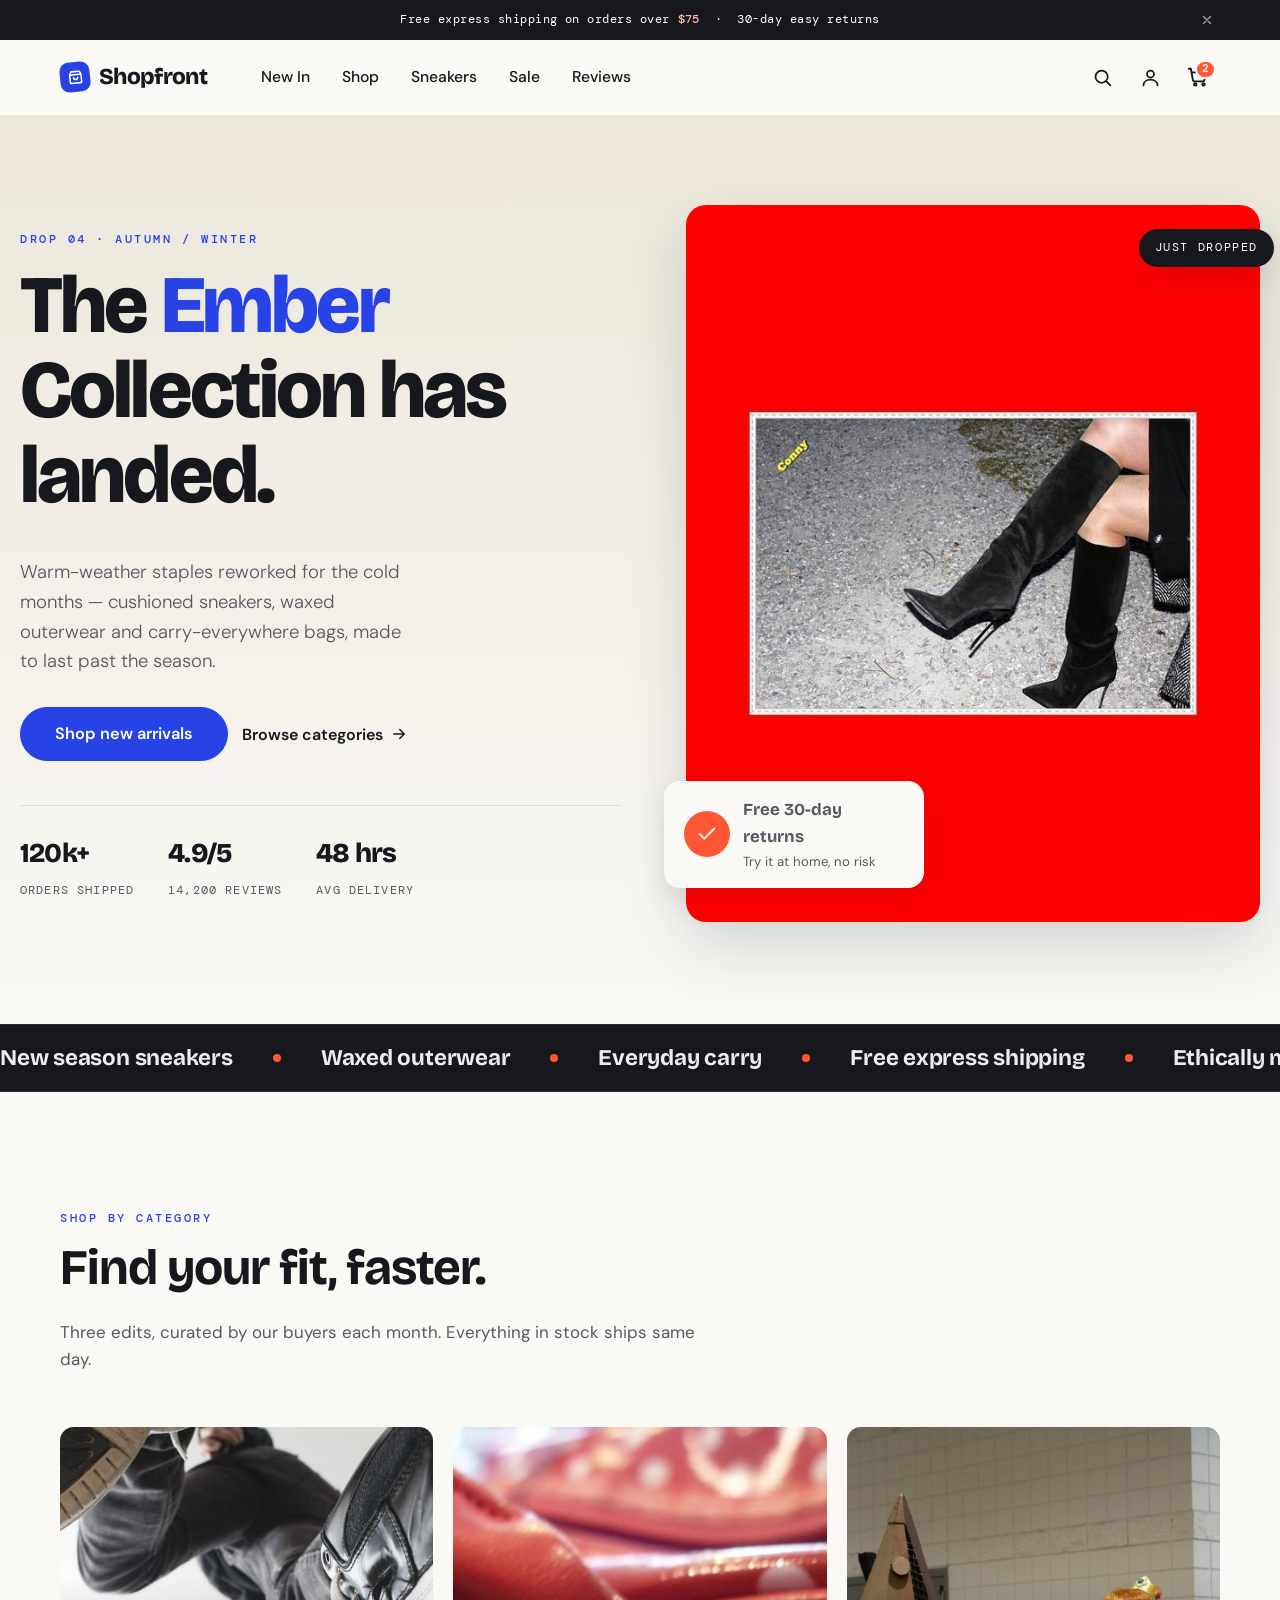
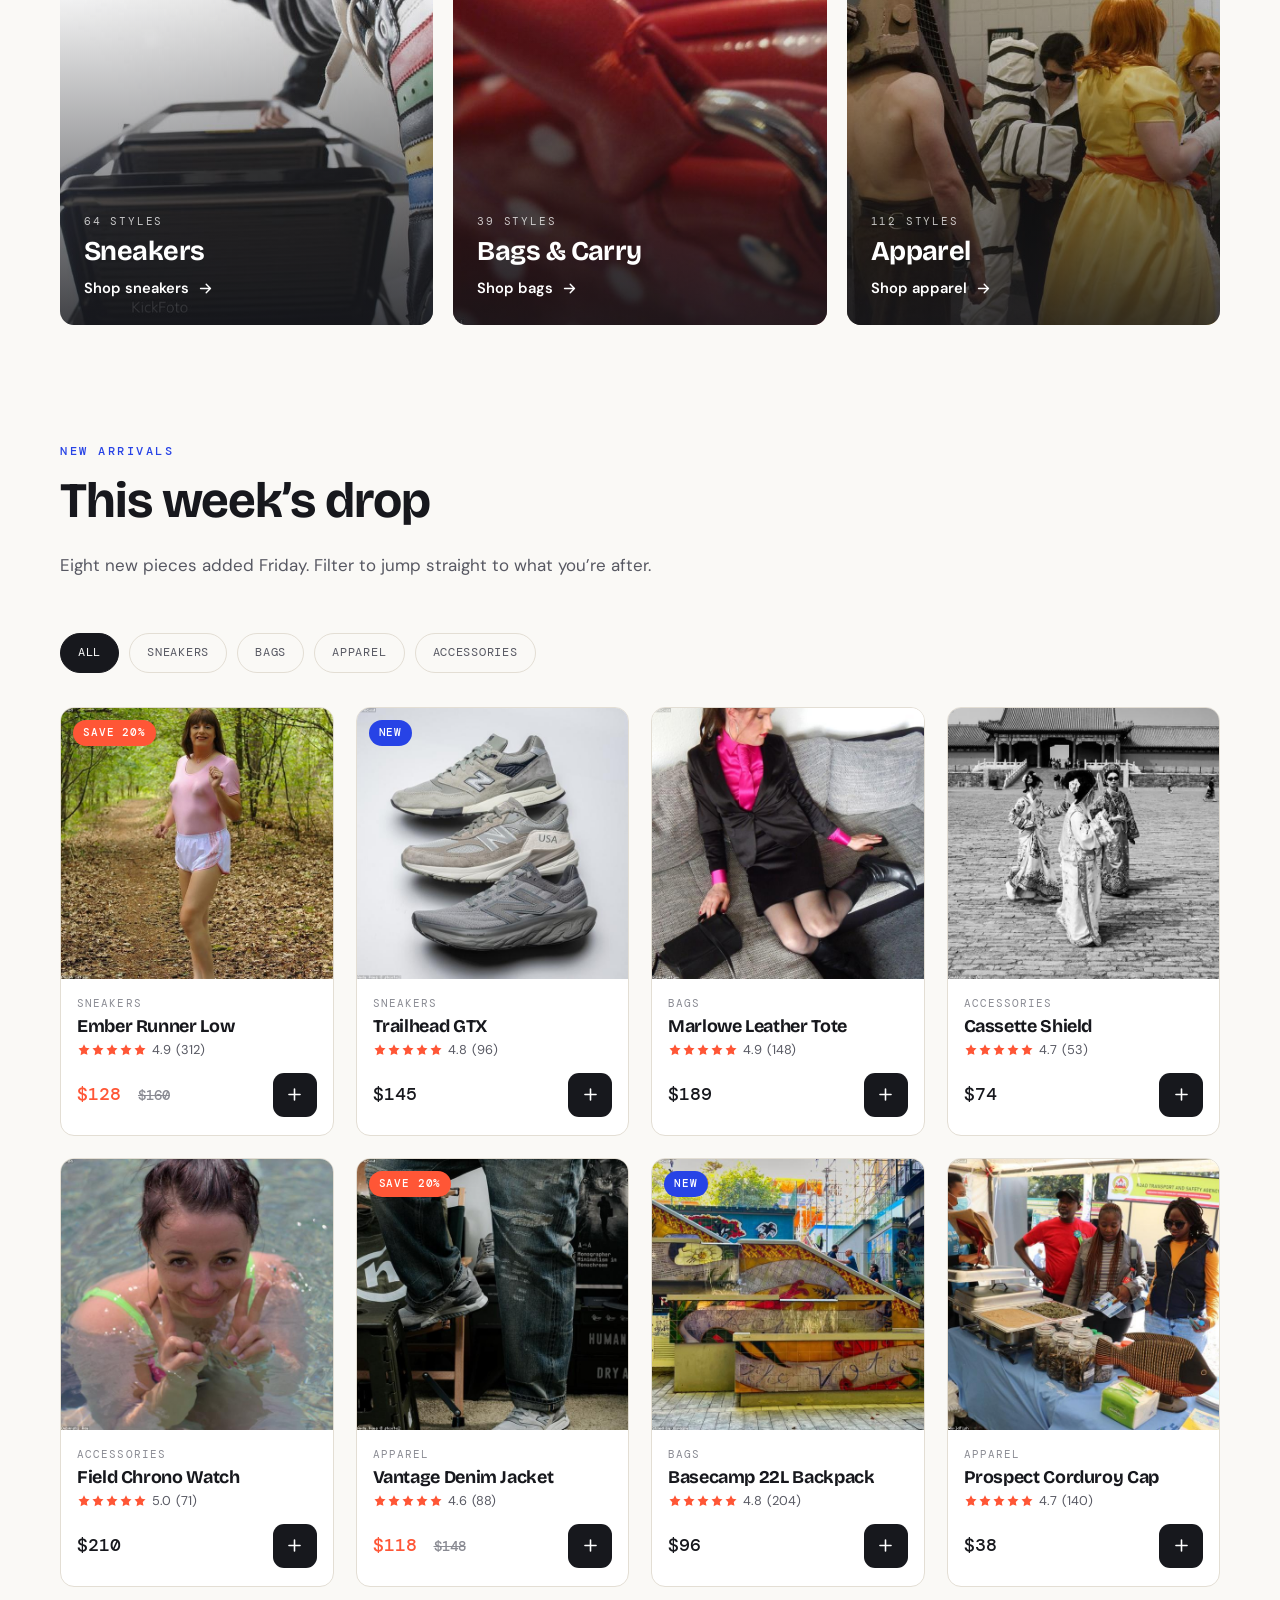
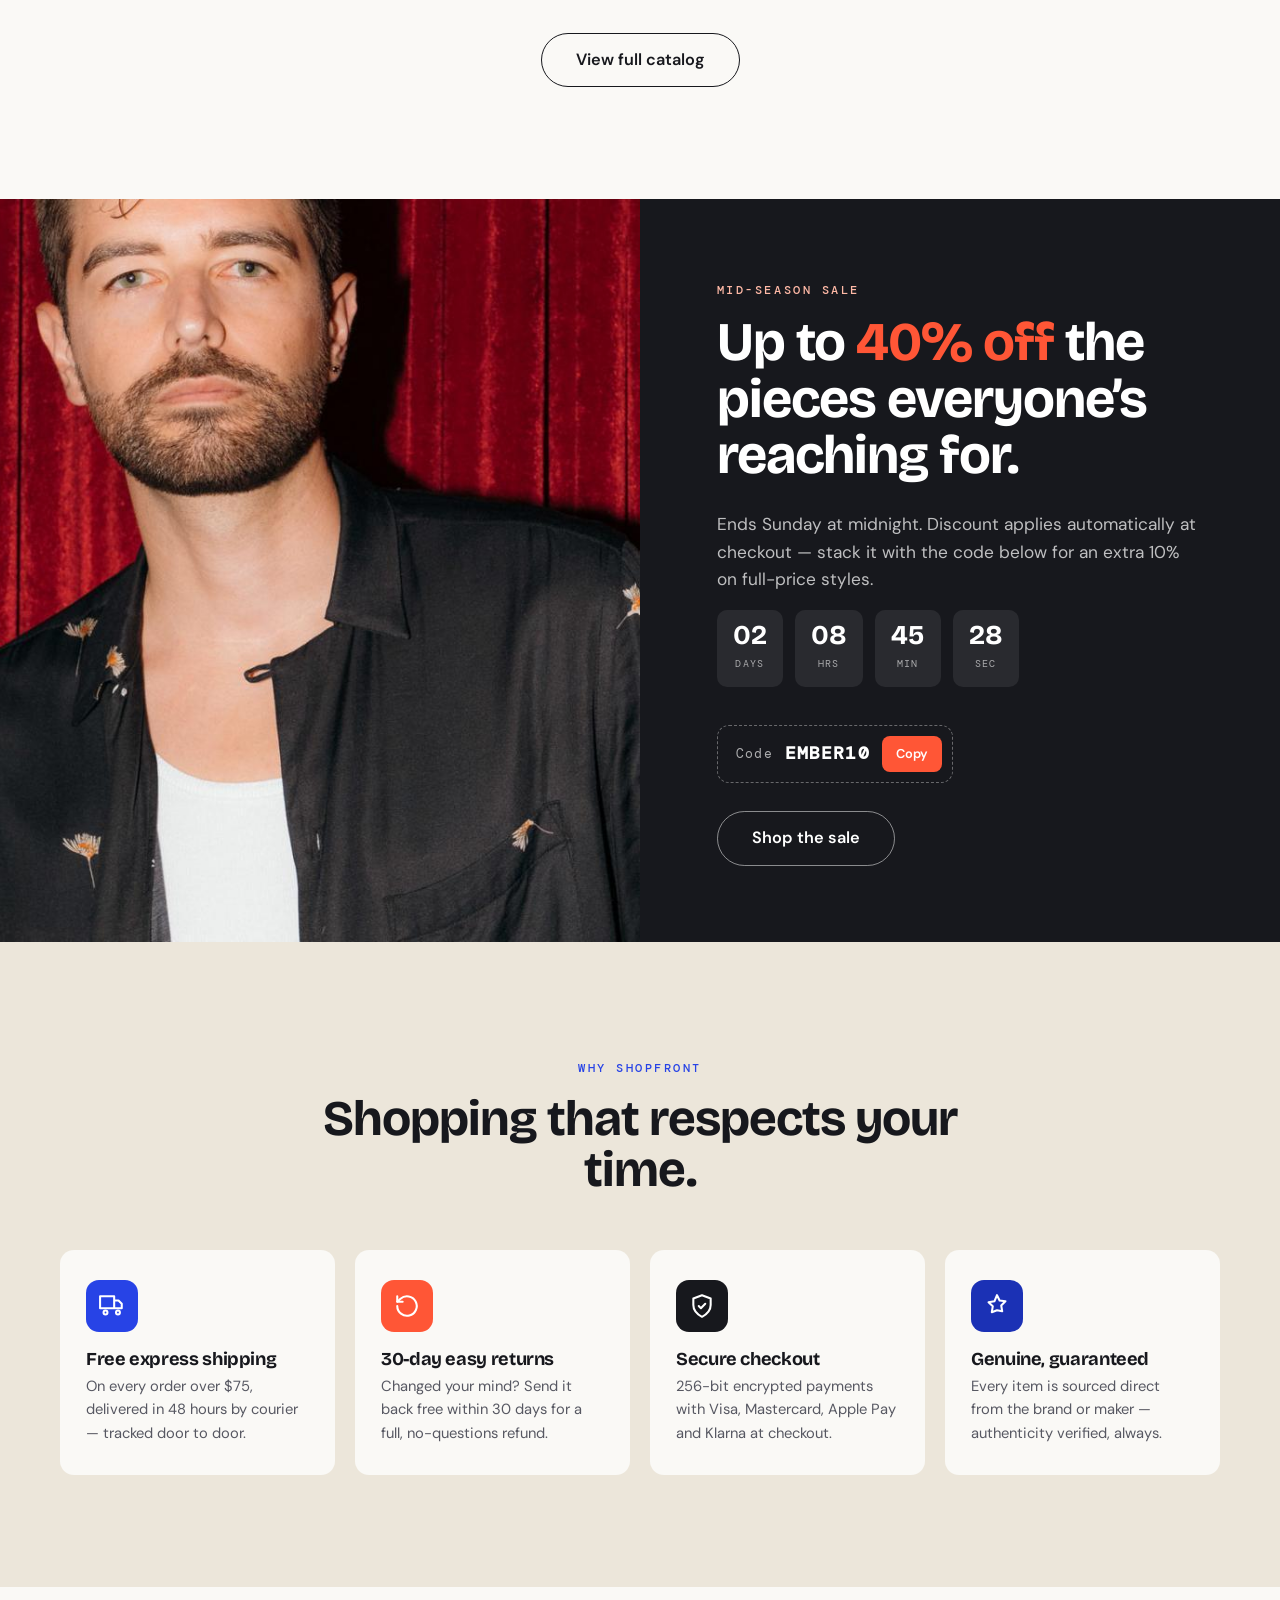
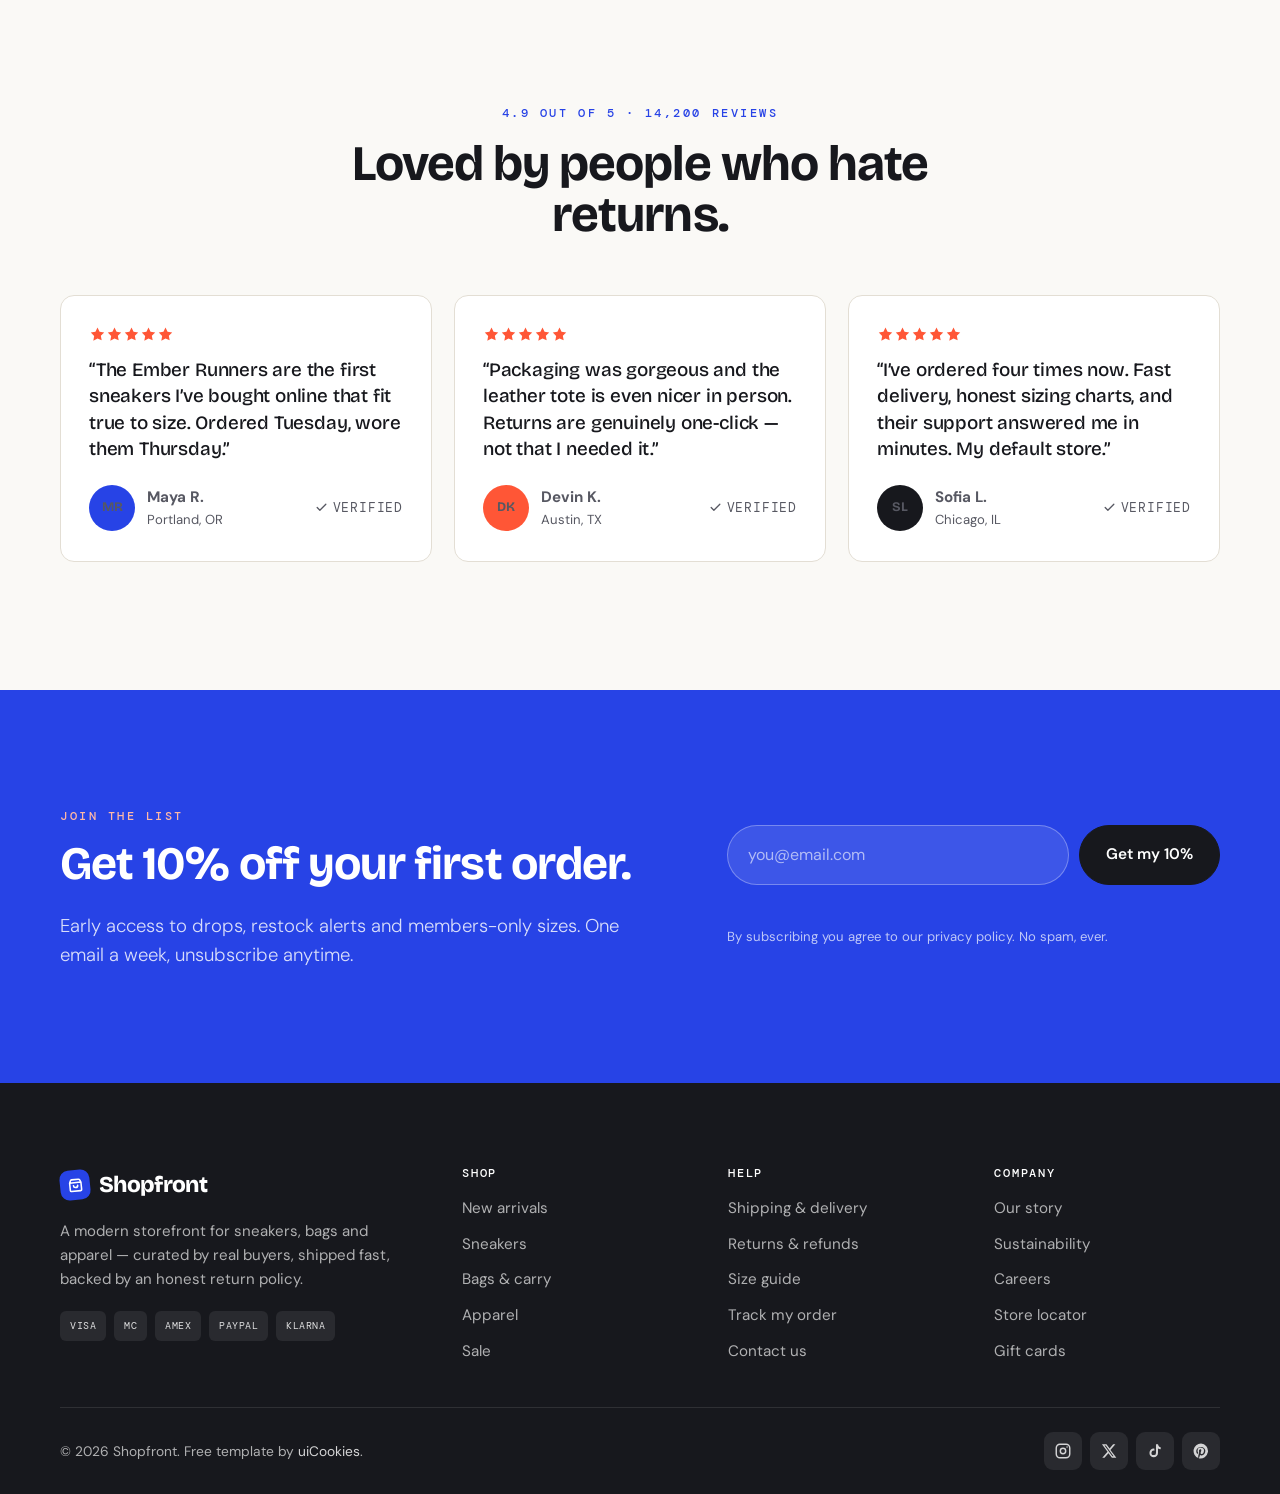
<file: index.html>
<!DOCTYPE html>
<html lang="en">
<head>
  <meta charset="UTF-8">
  <meta name="viewport" content="width=device-width, initial-scale=1.0">
  <title>Shopfront — Autumn Ember Collection | Modern Online Store</title>
  <meta name="description" content="Shopfront is a free Bootstrap 5 e-commerce template — a sneaker &amp; apparel storefront with a product grid, sale banner, reviews and a full product page. Built with vanilla JS.">

  <link rel="preconnect" href="https://fonts.googleapis.com">
  <link rel="preconnect" href="https://fonts.gstatic.com" crossorigin>
  <link href="https://fonts.googleapis.com/css2?family=Bricolage+Grotesque:opsz,wght@12..96,600;12..96,700;12..96,800&family=DM+Mono:wght@400;500&family=DM+Sans:opsz,wght@9..40,400;9..40,500;9..40,600;9..40,700&display=swap" rel="stylesheet">

  <link rel="stylesheet" href="css/vendor/bootstrap.min.css">
  <link rel="stylesheet" href="css/style.css">
</head>
<body>
  <a class="skip-link" href="#main">Skip to content</a>

  <!-- announcement -->
  <div class="announce" id="announce">
    <div class="shell">
      <span>Free express shipping on orders over <strong>$75</strong> &nbsp;·&nbsp; 30-day easy returns</span>
      <button class="announce-close" id="announceClose" aria-label="Dismiss announcement">
        <svg width="14" height="14" viewBox="0 0 24 24" fill="none" stroke="currentColor" stroke-width="2.4" stroke-linecap="round"><path d="M6 6l12 12M18 6L6 18"/></svg>
      </button>
    </div>
  </div>

  <!-- header -->
  <header class="site-header" id="header">
    <div class="shell nav-wrap">
      <a class="brand" href="index.html" aria-label="Shopfront home">
        <span class="mark" aria-hidden="true">
          <svg width="17" height="17" viewBox="0 0 24 24" fill="none" stroke="currentColor" stroke-width="2.2" stroke-linecap="round" stroke-linejoin="round"><path d="M4 8l1.4-3.2A2 2 0 0 1 7.2 3.6h9.6a2 2 0 0 1 1.8 1.2L20 8M4 8h16v10.4A1.6 1.6 0 0 1 18.4 20H5.6A1.6 1.6 0 0 1 4 18.4V8zM9 12a3 3 0 0 0 6 0"/></svg>
        </span>
        Shopfront
      </a>

      <nav class="main-nav" aria-label="Primary">
        <a href="#collection">New In</a>
        <a href="#categories">Shop</a>
        <a href="product.html">Sneakers</a>
        <a href="#sale">Sale</a>
        <a href="#reviews">Reviews</a>
      </nav>

      <div class="nav-actions">
        <button class="icon-btn" aria-label="Search products">
          <svg width="21" height="21" viewBox="0 0 24 24" fill="none" stroke="currentColor" stroke-width="2" stroke-linecap="round"><circle cx="11" cy="11" r="7"/><path d="M21 21l-4.3-4.3"/></svg>
        </button>
        <button class="icon-btn" aria-label="My account">
          <svg width="21" height="21" viewBox="0 0 24 24" fill="none" stroke="currentColor" stroke-width="2" stroke-linecap="round" stroke-linejoin="round"><circle cx="12" cy="8" r="4"/><path d="M4 21c0-4 3.6-6.5 8-6.5s8 2.5 8 6.5"/></svg>
        </button>
        <button class="icon-btn" id="cartBtn" aria-label="Shopping cart, 2 items">
          <svg width="22" height="22" viewBox="0 0 24 24" fill="none" stroke="currentColor" stroke-width="2" stroke-linecap="round" stroke-linejoin="round"><circle cx="9" cy="20" r="1.4"/><circle cx="18" cy="20" r="1.4"/><path d="M2 3h2.2l2.2 12.4A1.6 1.6 0 0 0 8 16.7h9.4a1.6 1.6 0 0 0 1.6-1.3L20.6 7H6"/></svg>
          <span class="cart-count" id="cartCount" aria-hidden="true">2</span>
        </button>
        <button class="icon-btn nav-toggle" id="navToggle" aria-label="Open menu" aria-expanded="false" aria-controls="drawer">
          <svg width="24" height="24" viewBox="0 0 24 24" fill="none" stroke="currentColor" stroke-width="2" stroke-linecap="round"><path d="M4 7h16M4 12h16M4 17h16"/></svg>
        </button>
      </div>
    </div>
  </header>

  <!-- mobile drawer -->
  <div class="drawer-backdrop" id="drawerBackdrop"></div>
  <aside class="drawer" id="drawer" aria-label="Mobile menu" aria-hidden="true">
    <div class="drawer-head">
      <span class="brand">Shopfront</span>
      <button class="icon-btn" id="drawerClose" aria-label="Close menu">
        <svg width="22" height="22" viewBox="0 0 24 24" fill="none" stroke="currentColor" stroke-width="2.2" stroke-linecap="round"><path d="M6 6l12 12M18 6L6 18"/></svg>
      </button>
    </div>
    <nav aria-label="Mobile">
      <a href="#collection">New In</a>
      <a href="#categories">Shop</a>
      <a href="product.html">Sneakers</a>
      <a href="#sale">Sale</a>
      <a href="#reviews">Reviews</a>
    </nav>
    <div class="drawer-foot">
      <a href="#collection" class="btn-e btn-cobalt btn-block">Shop the drop</a>
    </div>
  </aside>

  <main id="main">
    <!-- hero -->
    <section class="hero" aria-labelledby="hero-title">
      <div class="shell hero-grid">
        <div class="hero-copy">
          <span class="eyebrow">Drop 04 · Autumn / Winter</span>
          <h1 id="hero-title">The <span class="accent">Ember</span> Collection has landed.</h1>
          <p class="lead">Warm-weather staples reworked for the cold months — cushioned sneakers, waxed outerwear and carry-everywhere bags, made to last past the season.</p>
          <div class="hero-cta">
            <a href="#collection" class="btn-e btn-cobalt btn-lg">Shop new arrivals</a>
            <a href="#categories" class="text-link">Browse categories
              <svg width="18" height="18" viewBox="0 0 24 24" fill="none" stroke="currentColor" stroke-width="2" stroke-linecap="round" stroke-linejoin="round"><path d="M5 12h14M13 6l6 6-6 6"/></svg>
            </a>
          </div>
          <div class="hero-stats">
            <div><span class="num">120k+</span><span class="lbl">Orders shipped</span></div>
            <div><span class="num">4.9/5</span><span class="lbl">14,200 reviews</span></div>
            <div><span class="num">48 hrs</span><span class="lbl">Avg delivery</span></div>
          </div>
        </div>
        <div class="hero-media reveal">
          <div class="frame">
            <img src="img/hero.jpg" alt="Model wearing pieces from the Shopfront Ember autumn collection" width="1280" height="800">
          </div>
          <span class="hero-drop-tag">Just dropped</span>
          <div class="hero-badge">
            <span class="ring" aria-hidden="true">
              <svg width="22" height="22" viewBox="0 0 24 24" fill="none" stroke="currentColor" stroke-width="2" stroke-linecap="round" stroke-linejoin="round"><path d="M20 6L9 17l-5-5"/></svg>
            </span>
            <span><b>Free 30-day returns</b><span>Try it at home, no risk</span></span>
          </div>
        </div>
      </div>
    </section>

    <!-- marquee -->
    <div class="marquee" aria-hidden="true">
      <div class="marquee-track">
        <span>New season sneakers</span><span>Waxed outerwear</span><span>Everyday carry</span><span>Free express shipping</span><span>Ethically made</span>
        <span>New season sneakers</span><span>Waxed outerwear</span><span>Everyday carry</span><span>Free express shipping</span><span>Ethically made</span>
      </div>
    </div>

    <!-- categories -->
    <section class="section" id="categories" aria-labelledby="cat-title">
      <div class="shell">
        <div class="section-head">
          <span class="eyebrow">Shop by category</span>
          <h2 id="cat-title">Find your fit, faster.</h2>
          <p>Three edits, curated by our buyers each month. Everything in stock ships same day.</p>
        </div>
        <div class="cat-grid">
          <a class="cat-card reveal" href="product.html">
            <img src="img/cat-shoes.jpg" alt="A pair of low-top sneakers on a plinth" width="600" height="700">
            <div class="cat-body">
              <span class="kicker">64 styles</span>
              <h3>Sneakers</h3>
              <span class="go">Shop sneakers
                <svg width="17" height="17" viewBox="0 0 24 24" fill="none" stroke="currentColor" stroke-width="2" stroke-linecap="round" stroke-linejoin="round"><path d="M5 12h14M13 6l6 6-6 6"/></svg>
              </span>
            </div>
          </a>
          <a class="cat-card reveal d1" href="#collection">
            <img src="img/cat-bags.jpg" alt="A leather handbag photographed in soft studio light" width="600" height="700">
            <div class="cat-body">
              <span class="kicker">39 styles</span>
              <h3>Bags &amp; Carry</h3>
              <span class="go">Shop bags
                <svg width="17" height="17" viewBox="0 0 24 24" fill="none" stroke="currentColor" stroke-width="2" stroke-linecap="round" stroke-linejoin="round"><path d="M5 12h14M13 6l6 6-6 6"/></svg>
              </span>
            </div>
          </a>
          <a class="cat-card reveal d2" href="#collection">
            <img src="img/cat-apparel.jpg" alt="Folded seasonal apparel in muted tones" width="600" height="700">
            <div class="cat-body">
              <span class="kicker">112 styles</span>
              <h3>Apparel</h3>
              <span class="go">Shop apparel
                <svg width="17" height="17" viewBox="0 0 24 24" fill="none" stroke="currentColor" stroke-width="2" stroke-linecap="round" stroke-linejoin="round"><path d="M5 12h14M13 6l6 6-6 6"/></svg>
              </span>
            </div>
          </a>
        </div>
      </div>
    </section>

    <!-- product grid -->
    <section class="section" id="collection" style="padding-top:0" aria-labelledby="coll-title">
      <div class="shell">
        <div class="section-head">
          <span class="eyebrow">New arrivals</span>
          <h2 id="coll-title">This week&rsquo;s drop</h2>
          <p>Eight new pieces added Friday. Filter to jump straight to what you&rsquo;re after.</p>
        </div>

        <div class="filter-bar" role="group" aria-label="Filter products by category">
          <button class="chip active" data-filter="all">All</button>
          <button class="chip" data-filter="sneakers">Sneakers</button>
          <button class="chip" data-filter="bags">Bags</button>
          <button class="chip" data-filter="apparel">Apparel</button>
          <button class="chip" data-filter="accessories">Accessories</button>
        </div>

        <div class="product-grid" id="productGrid">
          <!-- 1 -->
          <article class="card-p reveal" data-category="sneakers">
            <div class="card-p-media">
              <span class="tag sale">Save 20%</span>
              <button class="wishlist" aria-label="Add Ember Runner Low to wishlist" aria-pressed="false">
                <svg width="19" height="19" viewBox="0 0 24 24" fill="none" stroke="currentColor" stroke-width="2" stroke-linecap="round" stroke-linejoin="round"><path d="M12 20s-7-4.5-9.2-9C1.3 8 2.6 5 5.6 4.6c2-.3 3.4.9 4.4 2.4 1-1.5 2.4-2.7 4.4-2.4 3 .4 4.3 3.4 2.8 6.4C19 15.5 12 20 12 20z"/></svg>
              </button>
              <a href="product.html"><img src="img/p1.jpg" alt="Ember Runner Low sneaker in bone white" width="600" height="600" loading="lazy"></a>
            </div>
            <div class="card-p-body">
              <span class="card-p-cat">Sneakers</span>
              <h3><a href="product.html">Ember Runner Low</a></h3>
              <div class="card-p-rate"><span class="stars" aria-hidden="true"></span> 4.9 <span>(312)</span></div>
              <div class="card-p-foot">
                <span class="price on-sale">$128 <span class="was">$160</span></span>
                <button class="add-btn" data-add="Ember Runner Low" aria-label="Add Ember Runner Low to cart">
                  <svg width="19" height="19" viewBox="0 0 24 24" fill="none" stroke="currentColor" stroke-width="2" stroke-linecap="round" stroke-linejoin="round"><path d="M12 5v14M5 12h14"/></svg>
                </button>
              </div>
            </div>
          </article>
          <!-- 2 -->
          <article class="card-p reveal d1" data-category="sneakers">
            <div class="card-p-media">
              <span class="tag new">New</span>
              <button class="wishlist" aria-label="Add Trailhead GTX to wishlist" aria-pressed="false">
                <svg width="19" height="19" viewBox="0 0 24 24" fill="none" stroke="currentColor" stroke-width="2" stroke-linecap="round" stroke-linejoin="round"><path d="M12 20s-7-4.5-9.2-9C1.3 8 2.6 5 5.6 4.6c2-.3 3.4.9 4.4 2.4 1-1.5 2.4-2.7 4.4-2.4 3 .4 4.3 3.4 2.8 6.4C19 15.5 12 20 12 20z"/></svg>
              </button>
              <a href="product.html"><img src="img/p2.jpg" alt="Trailhead GTX trail running sneaker" width="600" height="600" loading="lazy"></a>
            </div>
            <div class="card-p-body">
              <span class="card-p-cat">Sneakers</span>
              <h3><a href="product.html">Trailhead GTX</a></h3>
              <div class="card-p-rate"><span class="stars" aria-hidden="true"></span> 4.8 <span>(96)</span></div>
              <div class="card-p-foot">
                <span class="price">$145</span>
                <button class="add-btn" data-add="Trailhead GTX" aria-label="Add Trailhead GTX to cart">
                  <svg width="19" height="19" viewBox="0 0 24 24" fill="none" stroke="currentColor" stroke-width="2" stroke-linecap="round" stroke-linejoin="round"><path d="M12 5v14M5 12h14"/></svg>
                </button>
              </div>
            </div>
          </article>
          <!-- 3 -->
          <article class="card-p reveal d2" data-category="bags">
            <div class="card-p-media">
              <button class="wishlist" aria-label="Add Marlowe Leather Tote to wishlist" aria-pressed="false">
                <svg width="19" height="19" viewBox="0 0 24 24" fill="none" stroke="currentColor" stroke-width="2" stroke-linecap="round" stroke-linejoin="round"><path d="M12 20s-7-4.5-9.2-9C1.3 8 2.6 5 5.6 4.6c2-.3 3.4.9 4.4 2.4 1-1.5 2.4-2.7 4.4-2.4 3 .4 4.3 3.4 2.8 6.4C19 15.5 12 20 12 20z"/></svg>
              </button>
              <a href="product.html"><img src="img/p3.jpg" alt="Marlowe tan leather tote bag" width="600" height="600" loading="lazy"></a>
            </div>
            <div class="card-p-body">
              <span class="card-p-cat">Bags</span>
              <h3><a href="product.html">Marlowe Leather Tote</a></h3>
              <div class="card-p-rate"><span class="stars" aria-hidden="true"></span> 4.9 <span>(148)</span></div>
              <div class="card-p-foot">
                <span class="price">$189</span>
                <button class="add-btn" data-add="Marlowe Leather Tote" aria-label="Add Marlowe Leather Tote to cart">
                  <svg width="19" height="19" viewBox="0 0 24 24" fill="none" stroke="currentColor" stroke-width="2" stroke-linecap="round" stroke-linejoin="round"><path d="M12 5v14M5 12h14"/></svg>
                </button>
              </div>
            </div>
          </article>
          <!-- 4 -->
          <article class="card-p reveal d3" data-category="accessories">
            <div class="card-p-media">
              <button class="wishlist" aria-label="Add Cassette Shield Sunglasses to wishlist" aria-pressed="false">
                <svg width="19" height="19" viewBox="0 0 24 24" fill="none" stroke="currentColor" stroke-width="2" stroke-linecap="round" stroke-linejoin="round"><path d="M12 20s-7-4.5-9.2-9C1.3 8 2.6 5 5.6 4.6c2-.3 3.4.9 4.4 2.4 1-1.5 2.4-2.7 4.4-2.4 3 .4 4.3 3.4 2.8 6.4C19 15.5 12 20 12 20z"/></svg>
              </button>
              <a href="product.html"><img src="img/p4.jpg" alt="Cassette Shield sunglasses with amber lenses" width="600" height="600" loading="lazy"></a>
            </div>
            <div class="card-p-body">
              <span class="card-p-cat">Accessories</span>
              <h3><a href="product.html">Cassette Shield</a></h3>
              <div class="card-p-rate"><span class="stars" aria-hidden="true"></span> 4.7 <span>(53)</span></div>
              <div class="card-p-foot">
                <span class="price">$74</span>
                <button class="add-btn" data-add="Cassette Shield" aria-label="Add Cassette Shield to cart">
                  <svg width="19" height="19" viewBox="0 0 24 24" fill="none" stroke="currentColor" stroke-width="2" stroke-linecap="round" stroke-linejoin="round"><path d="M12 5v14M5 12h14"/></svg>
                </button>
              </div>
            </div>
          </article>
          <!-- 5 -->
          <article class="card-p reveal" data-category="accessories">
            <div class="card-p-media">
              <button class="wishlist" aria-label="Add Field Chrono Watch to wishlist" aria-pressed="false">
                <svg width="19" height="19" viewBox="0 0 24 24" fill="none" stroke="currentColor" stroke-width="2" stroke-linecap="round" stroke-linejoin="round"><path d="M12 20s-7-4.5-9.2-9C1.3 8 2.6 5 5.6 4.6c2-.3 3.4.9 4.4 2.4 1-1.5 2.4-2.7 4.4-2.4 3 .4 4.3 3.4 2.8 6.4C19 15.5 12 20 12 20z"/></svg>
              </button>
              <a href="product.html"><img src="img/p5.jpg" alt="Field Chrono wristwatch on a leather strap" width="600" height="600" loading="lazy"></a>
            </div>
            <div class="card-p-body">
              <span class="card-p-cat">Accessories</span>
              <h3><a href="product.html">Field Chrono Watch</a></h3>
              <div class="card-p-rate"><span class="stars" aria-hidden="true"></span> 5.0 <span>(71)</span></div>
              <div class="card-p-foot">
                <span class="price">$210</span>
                <button class="add-btn" data-add="Field Chrono Watch" aria-label="Add Field Chrono Watch to cart">
                  <svg width="19" height="19" viewBox="0 0 24 24" fill="none" stroke="currentColor" stroke-width="2" stroke-linecap="round" stroke-linejoin="round"><path d="M12 5v14M5 12h14"/></svg>
                </button>
              </div>
            </div>
          </article>
          <!-- 6 -->
          <article class="card-p reveal d1" data-category="apparel">
            <div class="card-p-media">
              <span class="tag sale">Save 20%</span>
              <button class="wishlist" aria-label="Add Vantage Denim Jacket to wishlist" aria-pressed="false">
                <svg width="19" height="19" viewBox="0 0 24 24" fill="none" stroke="currentColor" stroke-width="2" stroke-linecap="round" stroke-linejoin="round"><path d="M12 20s-7-4.5-9.2-9C1.3 8 2.6 5 5.6 4.6c2-.3 3.4.9 4.4 2.4 1-1.5 2.4-2.7 4.4-2.4 3 .4 4.3 3.4 2.8 6.4C19 15.5 12 20 12 20z"/></svg>
              </button>
              <a href="product.html"><img src="img/p6.jpg" alt="Vantage washed denim jacket" width="600" height="600" loading="lazy"></a>
            </div>
            <div class="card-p-body">
              <span class="card-p-cat">Apparel</span>
              <h3><a href="product.html">Vantage Denim Jacket</a></h3>
              <div class="card-p-rate"><span class="stars" aria-hidden="true"></span> 4.6 <span>(88)</span></div>
              <div class="card-p-foot">
                <span class="price on-sale">$118 <span class="was">$148</span></span>
                <button class="add-btn" data-add="Vantage Denim Jacket" aria-label="Add Vantage Denim Jacket to cart">
                  <svg width="19" height="19" viewBox="0 0 24 24" fill="none" stroke="currentColor" stroke-width="2" stroke-linecap="round" stroke-linejoin="round"><path d="M12 5v14M5 12h14"/></svg>
                </button>
              </div>
            </div>
          </article>
          <!-- 7 -->
          <article class="card-p reveal d2" data-category="bags">
            <div class="card-p-media">
              <span class="tag new">New</span>
              <button class="wishlist" aria-label="Add Basecamp 22L Backpack to wishlist" aria-pressed="false">
                <svg width="19" height="19" viewBox="0 0 24 24" fill="none" stroke="currentColor" stroke-width="2" stroke-linecap="round" stroke-linejoin="round"><path d="M12 20s-7-4.5-9.2-9C1.3 8 2.6 5 5.6 4.6c2-.3 3.4.9 4.4 2.4 1-1.5 2.4-2.7 4.4-2.4 3 .4 4.3 3.4 2.8 6.4C19 15.5 12 20 12 20z"/></svg>
              </button>
              <a href="product.html"><img src="img/p7.jpg" alt="Basecamp 22 litre backpack" width="600" height="600" loading="lazy"></a>
            </div>
            <div class="card-p-body">
              <span class="card-p-cat">Bags</span>
              <h3><a href="product.html">Basecamp 22L Backpack</a></h3>
              <div class="card-p-rate"><span class="stars" aria-hidden="true"></span> 4.8 <span>(204)</span></div>
              <div class="card-p-foot">
                <span class="price">$96</span>
                <button class="add-btn" data-add="Basecamp 22L Backpack" aria-label="Add Basecamp 22L Backpack to cart">
                  <svg width="19" height="19" viewBox="0 0 24 24" fill="none" stroke="currentColor" stroke-width="2" stroke-linecap="round" stroke-linejoin="round"><path d="M12 5v14M5 12h14"/></svg>
                </button>
              </div>
            </div>
          </article>
          <!-- 8 -->
          <article class="card-p reveal d3" data-category="apparel">
            <div class="card-p-media">
              <button class="wishlist" aria-label="Add Prospect Corduroy Cap to wishlist" aria-pressed="false">
                <svg width="19" height="19" viewBox="0 0 24 24" fill="none" stroke="currentColor" stroke-width="2" stroke-linecap="round" stroke-linejoin="round"><path d="M12 20s-7-4.5-9.2-9C1.3 8 2.6 5 5.6 4.6c2-.3 3.4.9 4.4 2.4 1-1.5 2.4-2.7 4.4-2.4 3 .4 4.3 3.4 2.8 6.4C19 15.5 12 20 12 20z"/></svg>
              </button>
              <a href="product.html"><img src="img/p8.jpg" alt="Prospect corduroy cap in rust" width="600" height="600" loading="lazy"></a>
            </div>
            <div class="card-p-body">
              <span class="card-p-cat">Apparel</span>
              <h3><a href="product.html">Prospect Corduroy Cap</a></h3>
              <div class="card-p-rate"><span class="stars" aria-hidden="true"></span> 4.7 <span>(140)</span></div>
              <div class="card-p-foot">
                <span class="price">$38</span>
                <button class="add-btn" data-add="Prospect Corduroy Cap" aria-label="Add Prospect Corduroy Cap to cart">
                  <svg width="19" height="19" viewBox="0 0 24 24" fill="none" stroke="currentColor" stroke-width="2" stroke-linecap="round" stroke-linejoin="round"><path d="M12 5v14M5 12h14"/></svg>
                </button>
              </div>
            </div>
          </article>
        </div>

        <div class="grid-cta">
          <a href="product.html" class="btn-e btn-ghost btn-lg">View full catalog</a>
        </div>
      </div>
    </section>

    <!-- promo / sale -->
    <section class="promo" id="sale" aria-labelledby="sale-title">
      <div class="promo-grid">
        <div class="promo-media">
          <img src="img/promo.jpg" alt="Studio flatlay of discounted seasonal pieces" width="1200" height="800" loading="lazy">
        </div>
        <div class="promo-copy">
          <span class="eyebrow on-ink">Mid-season sale</span>
          <h2 id="sale-title">Up to <em>40% off</em> the pieces everyone&rsquo;s reaching for.</h2>
          <p>Ends Sunday at midnight. Discount applies automatically at checkout &mdash; stack it with the code below for an extra 10% on full-price styles.</p>
          <div class="countdown" id="countdown" aria-hidden="true">
            <div class="count-cell"><b data-c="days">02</b><span>Days</span></div>
            <div class="count-cell"><b data-c="hours">08</b><span>Hrs</span></div>
            <div class="count-cell"><b data-c="mins">45</b><span>Min</span></div>
            <div class="count-cell"><b data-c="secs">30</b><span>Sec</span></div>
          </div>
          <div class="promo-code">
            <span>Code</span>
            <b id="promoCode">EMBER10</b>
            <button class="copy-code" id="copyCode" aria-label="Copy discount code EMBER10">Copy</button>
          </div>
          <br>
          <a href="#collection" class="btn-e btn-ghost on-ink btn-lg">Shop the sale</a>
        </div>
      </div>
    </section>

    <!-- benefits -->
    <section class="section benefits" aria-labelledby="ben-title">
      <div class="shell">
        <div class="section-head center">
          <span class="eyebrow">Why Shopfront</span>
          <h2 id="ben-title">Shopping that respects your time.</h2>
        </div>
        <div class="benefit-grid">
          <div class="benefit reveal">
            <span class="ic" aria-hidden="true">
              <svg width="26" height="26" viewBox="0 0 24 24" fill="none" stroke="currentColor" stroke-width="1.9" stroke-linecap="round" stroke-linejoin="round"><path d="M1 3h13v11H1zM14 7h4l3 3v4h-7z"/><circle cx="6" cy="18" r="1.8"/><circle cx="17.5" cy="18" r="1.8"/></svg>
            </span>
            <h3>Free express shipping</h3>
            <p>On every order over $75, delivered in 48 hours by courier &mdash; tracked door to door.</p>
          </div>
          <div class="benefit reveal d1">
            <span class="ic" aria-hidden="true">
              <svg width="26" height="26" viewBox="0 0 24 24" fill="none" stroke="currentColor" stroke-width="1.9" stroke-linecap="round" stroke-linejoin="round"><path d="M3 12a9 9 0 1 0 3-6.7L3 8"/><path d="M3 3v5h5"/></svg>
            </span>
            <h3>30-day easy returns</h3>
            <p>Changed your mind? Send it back free within 30 days for a full, no-questions refund.</p>
          </div>
          <div class="benefit reveal d2">
            <span class="ic" aria-hidden="true">
              <svg width="26" height="26" viewBox="0 0 24 24" fill="none" stroke="currentColor" stroke-width="1.9" stroke-linecap="round" stroke-linejoin="round"><path d="M12 2l8 3v6c0 5-3.5 8.5-8 11-4.5-2.5-8-6-8-11V5z"/><path d="M9 12l2 2 4-4"/></svg>
            </span>
            <h3>Secure checkout</h3>
            <p>256-bit encrypted payments with Visa, Mastercard, Apple&nbsp;Pay and Klarna at checkout.</p>
          </div>
          <div class="benefit reveal d3">
            <span class="ic" aria-hidden="true">
              <svg width="26" height="26" viewBox="0 0 24 24" fill="none" stroke="currentColor" stroke-width="1.9" stroke-linecap="round" stroke-linejoin="round"><path d="M12 2l2.4 4.9 5.4.8-3.9 3.8.9 5.4L12 15.9 7.2 17.7l.9-5.4L4.2 8.5l5.4-.8z"/></svg>
            </span>
            <h3>Genuine, guaranteed</h3>
            <p>Every item is sourced direct from the brand or maker &mdash; authenticity verified, always.</p>
          </div>
        </div>
      </div>
    </section>

    <!-- reviews -->
    <section class="section" id="reviews" aria-labelledby="rev-title">
      <div class="shell">
        <div class="section-head center">
          <span class="eyebrow">4.9 out of 5 · 14,200 reviews</span>
          <h2 id="rev-title">Loved by people who hate returns.</h2>
        </div>
        <div class="review-grid">
          <figure class="review reveal">
            <span class="stars" aria-label="Rated 5 out of 5"></span>
            <blockquote>&ldquo;The Ember Runners are the first sneakers I&rsquo;ve bought online that fit true to size. Ordered Tuesday, wore them Thursday.&rdquo;</blockquote>
            <figcaption class="review-by">
              <span class="avatar" style="background:#2743e6" aria-hidden="true">MR</span>
              <span><b>Maya R.</b><span>Portland, OR</span></span>
              <span class="verified">
                <svg width="13" height="13" viewBox="0 0 24 24" fill="none" stroke="currentColor" stroke-width="2.4" stroke-linecap="round" stroke-linejoin="round"><path d="M20 6L9 17l-5-5"/></svg>Verified
              </span>
            </figcaption>
          </figure>
          <figure class="review reveal d1">
            <span class="stars" aria-label="Rated 5 out of 5"></span>
            <blockquote>&ldquo;Packaging was gorgeous and the leather tote is even nicer in person. Returns are genuinely one-click &mdash; not that I needed it.&rdquo;</blockquote>
            <figcaption class="review-by">
              <span class="avatar" style="background:#ff5636" aria-hidden="true">DK</span>
              <span><b>Devin K.</b><span>Austin, TX</span></span>
              <span class="verified">
                <svg width="13" height="13" viewBox="0 0 24 24" fill="none" stroke="currentColor" stroke-width="2.4" stroke-linecap="round" stroke-linejoin="round"><path d="M20 6L9 17l-5-5"/></svg>Verified
              </span>
            </figcaption>
          </figure>
          <figure class="review reveal d2">
            <span class="stars" aria-label="Rated 5 out of 5"></span>
            <blockquote>&ldquo;I&rsquo;ve ordered four times now. Fast delivery, honest sizing charts, and their support answered me in minutes. My default store.&rdquo;</blockquote>
            <figcaption class="review-by">
              <span class="avatar" style="background:#17181d" aria-hidden="true">SL</span>
              <span><b>Sofia L.</b><span>Chicago, IL</span></span>
              <span class="verified">
                <svg width="13" height="13" viewBox="0 0 24 24" fill="none" stroke="currentColor" stroke-width="2.4" stroke-linecap="round" stroke-linejoin="round"><path d="M20 6L9 17l-5-5"/></svg>Verified
              </span>
            </figcaption>
          </figure>
        </div>
      </div>
    </section>

    <!-- newsletter -->
    <section class="section newsletter" aria-labelledby="news-title">
      <div class="shell news-inner">
        <div>
          <span class="eyebrow on-ink">Join the list</span>
          <h2 id="news-title">Get 10% off your first order.</h2>
          <p class="lead">Early access to drops, restock alerts and members-only sizes. One email a week, unsubscribe anytime.</p>
        </div>
        <form class="news-form" id="newsForm" novalidate>
          <div class="field-row">
            <label for="newsEmail" class="visually-hidden" style="position:absolute;width:1px;height:1px;overflow:hidden;clip:rect(0 0 0 0)">Email address</label>
            <input type="email" id="newsEmail" name="email" placeholder="you@email.com" autocomplete="email" required>
            <button type="submit" class="btn-e">Get my 10%</button>
          </div>
          <p class="news-msg" id="newsMsg" role="status" aria-live="polite"></p>
          <p class="news-note">By subscribing you agree to our privacy policy. No spam, ever.</p>
        </form>
      </div>
    </section>
  </main>

  <!-- footer -->
  <footer class="site-footer">
    <div class="shell">
      <div class="footer-top">
        <div class="footer-brand">
          <a class="brand" href="index.html">
            <span class="mark" aria-hidden="true">
              <svg width="17" height="17" viewBox="0 0 24 24" fill="none" stroke="currentColor" stroke-width="2.2" stroke-linecap="round" stroke-linejoin="round"><path d="M4 8l1.4-3.2A2 2 0 0 1 7.2 3.6h9.6a2 2 0 0 1 1.8 1.2L20 8M4 8h16v10.4A1.6 1.6 0 0 1 18.4 20H5.6A1.6 1.6 0 0 1 4 18.4V8zM9 12a3 3 0 0 0 6 0"/></svg>
            </span>
            Shopfront
          </a>
          <p>A modern storefront for sneakers, bags and apparel &mdash; curated by real buyers, shipped fast, backed by an honest return policy.</p>
          <div class="pay-row" aria-label="Accepted payment methods">
            <span class="pay-chip">VISA</span>
            <span class="pay-chip">MC</span>
            <span class="pay-chip">AMEX</span>
            <span class="pay-chip">PAYPAL</span>
            <span class="pay-chip">KLARNA</span>
          </div>
        </div>
        <div class="footer-col">
          <h4>Shop</h4>
          <ul>
            <li><a href="#collection">New arrivals</a></li>
            <li><a href="product.html">Sneakers</a></li>
            <li><a href="#categories">Bags &amp; carry</a></li>
            <li><a href="#categories">Apparel</a></li>
            <li><a href="#sale">Sale</a></li>
          </ul>
        </div>
        <div class="footer-col">
          <h4>Help</h4>
          <ul>
            <li><a href="#">Shipping &amp; delivery</a></li>
            <li><a href="#">Returns &amp; refunds</a></li>
            <li><a href="#">Size guide</a></li>
            <li><a href="#">Track my order</a></li>
            <li><a href="#">Contact us</a></li>
          </ul>
        </div>
        <div class="footer-col">
          <h4>Company</h4>
          <ul>
            <li><a href="#">Our story</a></li>
            <li><a href="#">Sustainability</a></li>
            <li><a href="#">Careers</a></li>
            <li><a href="#">Store locator</a></li>
            <li><a href="#">Gift cards</a></li>
          </ul>
        </div>
      </div>
      <div class="footer-bottom">
        <span>© 2026 Shopfront. Free template by <a href="https://uicookies.com" rel="noopener">uiCookies</a>.</span>
        <div class="socials">
          <a href="#" aria-label="Shopfront on Instagram">
            <svg width="18" height="18" viewBox="0 0 24 24" fill="none" stroke="currentColor" stroke-width="1.9"><rect x="3" y="3" width="18" height="18" rx="5"/><circle cx="12" cy="12" r="3.6"/><circle cx="17.4" cy="6.6" r="1" fill="currentColor" stroke="none"/></svg>
          </a>
          <a href="#" aria-label="Shopfront on X">
            <svg width="18" height="18" viewBox="0 0 24 24" fill="currentColor"><path d="M17.5 3h3l-6.6 7.6L21.8 21h-5.9l-4.6-6-5.3 6H3l7-8L2.6 3h6l4.2 5.5L17.5 3zm-1 16h1.6L7.6 4.7H5.9L16.5 19z"/></svg>
          </a>
          <a href="#" aria-label="Shopfront on TikTok">
            <svg width="18" height="18" viewBox="0 0 24 24" fill="currentColor"><path d="M16 3c.3 2.1 1.5 3.7 3.6 4v2.6c-1.3 0-2.5-.4-3.6-1v5.9a5.7 5.7 0 1 1-5.7-5.7c.3 0 .6 0 .9.1v2.7a3 3 0 1 0 2.1 2.9V3H16z"/></svg>
          </a>
          <a href="#" aria-label="Shopfront on Pinterest">
            <svg width="18" height="18" viewBox="0 0 24 24" fill="currentColor"><path d="M12 2a10 10 0 0 0-3.6 19.3c-.1-.8-.1-2 0-2.9l1.2-5s-.3-.6-.3-1.5c0-1.4.8-2.4 1.8-2.4.9 0 1.3.6 1.3 1.4 0 .9-.6 2.2-.9 3.4-.2 1 .5 1.8 1.5 1.8 1.8 0 3-2.3 3-5 0-2.1-1.4-3.6-3.9-3.6a4.5 4.5 0 0 0-4.7 4.5c0 .9.3 1.5.7 2 .2.2.2.3.1.5l-.2.9c-.1.3-.3.4-.6.2-1.2-.5-1.7-1.9-1.7-3.4 0-2.5 2.1-5.6 6.4-5.6 3.4 0 5.7 2.5 5.7 5.2 0 3.5-2 6.2-4.9 6.2-1 0-1.9-.5-2.2-1.1l-.6 2.4c-.2.8-.7 1.7-1.1 2.4A10 10 0 1 0 12 2z"/></svg>
          </a>
        </div>
      </div>
    </div>
  </footer>

  <!-- toast host -->
  <div class="toast-wrap" id="toastWrap" aria-live="polite" aria-atomic="true"></div>

  <script src="js/vendor/bootstrap.bundle.min.js"></script>
  <script src="js/main.js"></script>
</body>
</html>
</file>
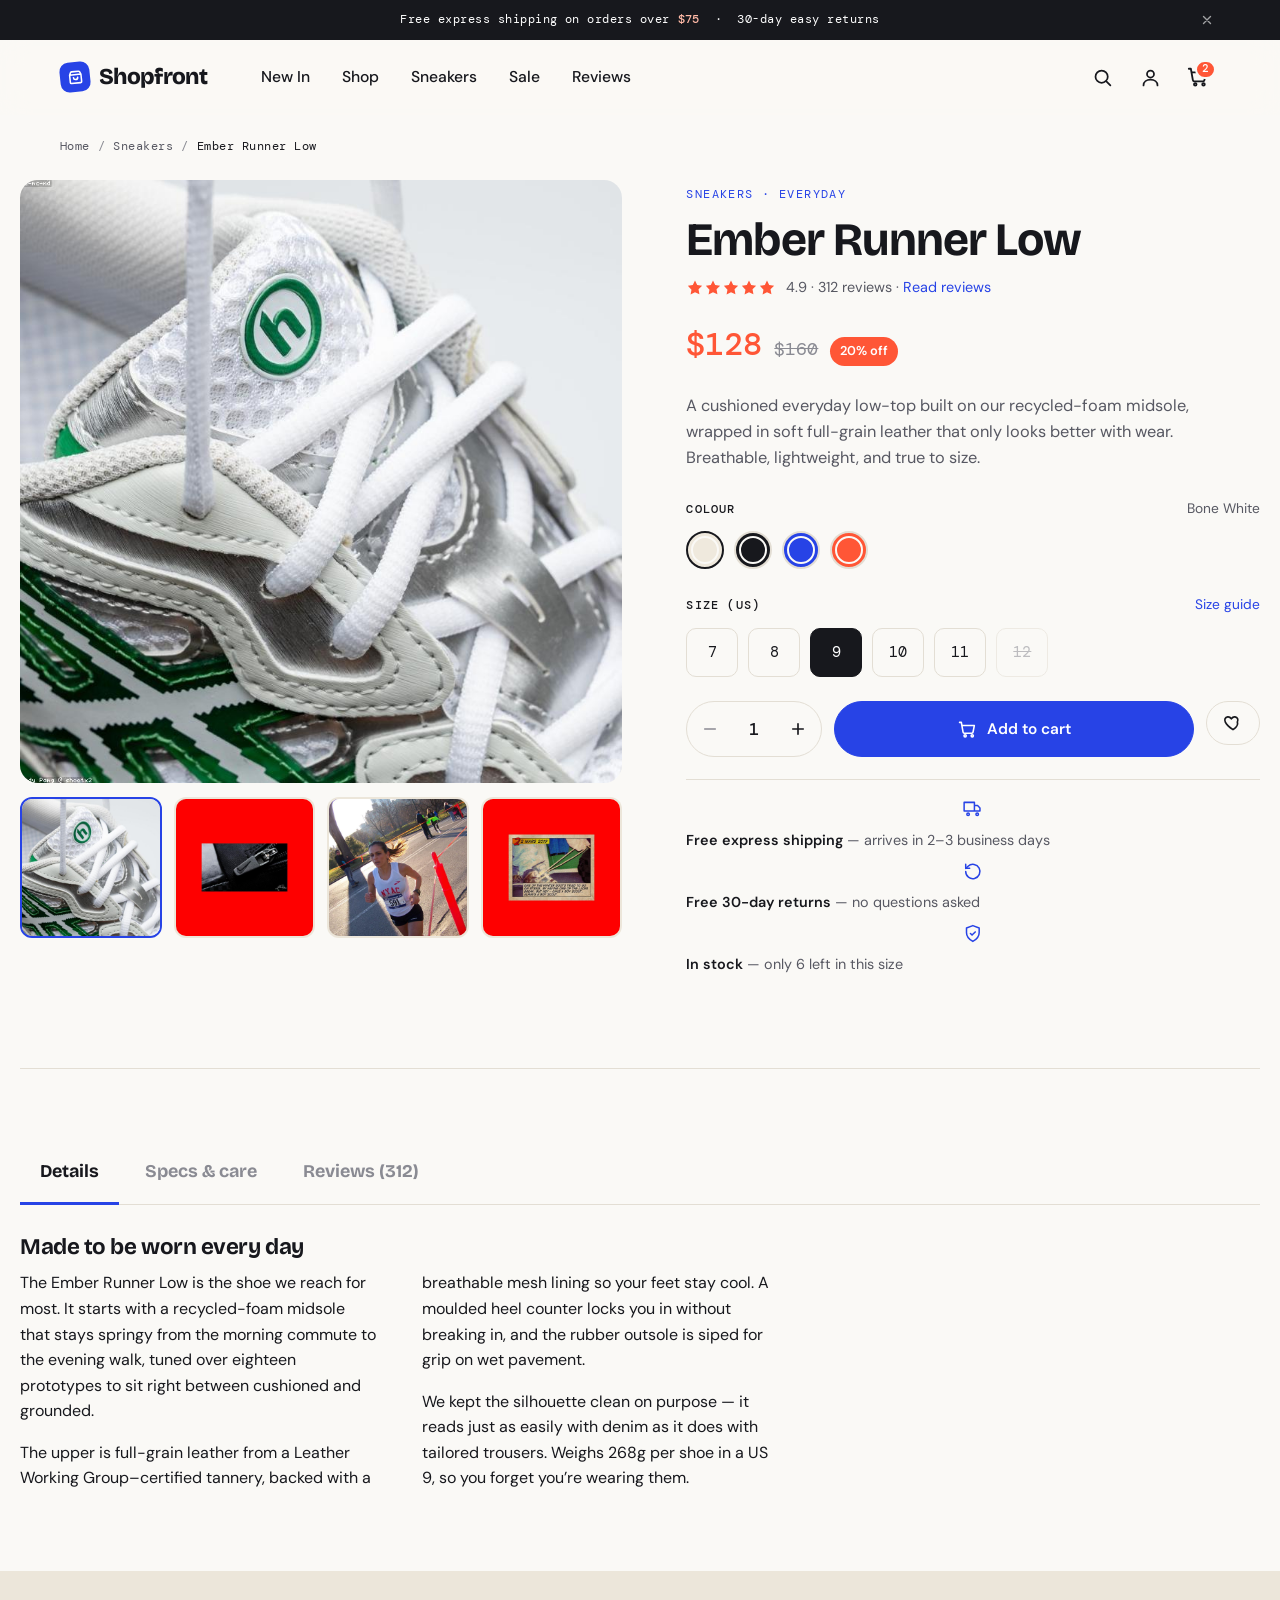
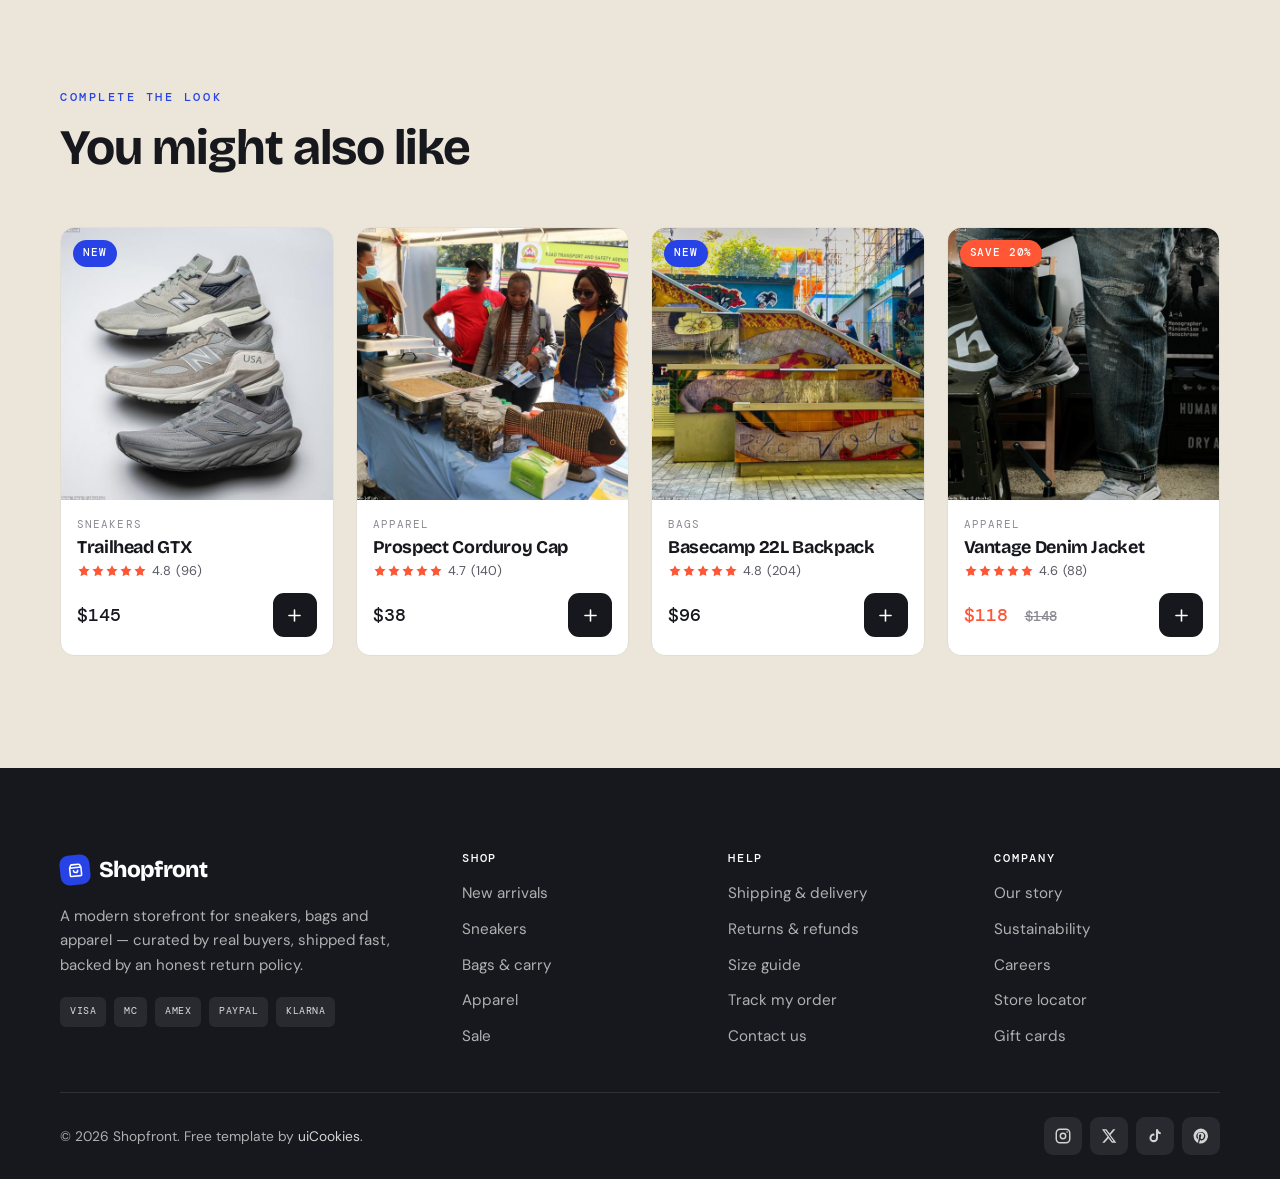
<file: product.html>
<!DOCTYPE html>
<html lang="en">
<head>
  <meta charset="UTF-8">
  <meta name="viewport" content="width=device-width, initial-scale=1.0">
  <title>Ember Runner Low — Shopfront | Free Product Page Template</title>
  <meta name="description" content="Product detail page from the free Shopfront Bootstrap 5 e-commerce template — image gallery, colour &amp; size selectors, quantity stepper and detail / review tabs, all in vanilla JS.">

  <link rel="preconnect" href="https://fonts.googleapis.com">
  <link rel="preconnect" href="https://fonts.gstatic.com" crossorigin>
  <link href="https://fonts.googleapis.com/css2?family=Bricolage+Grotesque:opsz,wght@12..96,600;12..96,700;12..96,800&family=DM+Mono:wght@400;500&family=DM+Sans:opsz,wght@9..40,400;9..40,500;9..40,600;9..40,700&display=swap" rel="stylesheet">

  <link rel="stylesheet" href="css/vendor/bootstrap.min.css">
  <link rel="stylesheet" href="css/style.css">
</head>
<body>
  <a class="skip-link" href="#main">Skip to content</a>

  <!-- announcement -->
  <div class="announce" id="announce">
    <div class="shell">
      <span>Free express shipping on orders over <strong>$75</strong> &nbsp;·&nbsp; 30-day easy returns</span>
      <button class="announce-close" id="announceClose" aria-label="Dismiss announcement">
        <svg width="14" height="14" viewBox="0 0 24 24" fill="none" stroke="currentColor" stroke-width="2.4" stroke-linecap="round"><path d="M6 6l12 12M18 6L6 18"/></svg>
      </button>
    </div>
  </div>

  <!-- header -->
  <header class="site-header" id="header">
    <div class="shell nav-wrap">
      <a class="brand" href="index.html" aria-label="Shopfront home">
        <span class="mark" aria-hidden="true">
          <svg width="17" height="17" viewBox="0 0 24 24" fill="none" stroke="currentColor" stroke-width="2.2" stroke-linecap="round" stroke-linejoin="round"><path d="M4 8l1.4-3.2A2 2 0 0 1 7.2 3.6h9.6a2 2 0 0 1 1.8 1.2L20 8M4 8h16v10.4A1.6 1.6 0 0 1 18.4 20H5.6A1.6 1.6 0 0 1 4 18.4V8zM9 12a3 3 0 0 0 6 0"/></svg>
        </span>
        Shopfront
      </a>

      <nav class="main-nav" aria-label="Primary">
        <a href="index.html#collection">New In</a>
        <a href="index.html#categories">Shop</a>
        <a href="product.html">Sneakers</a>
        <a href="index.html#sale">Sale</a>
        <a href="index.html#reviews">Reviews</a>
      </nav>

      <div class="nav-actions">
        <button class="icon-btn" aria-label="Search products">
          <svg width="21" height="21" viewBox="0 0 24 24" fill="none" stroke="currentColor" stroke-width="2" stroke-linecap="round"><circle cx="11" cy="11" r="7"/><path d="M21 21l-4.3-4.3"/></svg>
        </button>
        <button class="icon-btn" aria-label="My account">
          <svg width="21" height="21" viewBox="0 0 24 24" fill="none" stroke="currentColor" stroke-width="2" stroke-linecap="round" stroke-linejoin="round"><circle cx="12" cy="8" r="4"/><path d="M4 21c0-4 3.6-6.5 8-6.5s8 2.5 8 6.5"/></svg>
        </button>
        <button class="icon-btn" id="cartBtn" aria-label="Shopping cart, 2 items">
          <svg width="22" height="22" viewBox="0 0 24 24" fill="none" stroke="currentColor" stroke-width="2" stroke-linecap="round" stroke-linejoin="round"><circle cx="9" cy="20" r="1.4"/><circle cx="18" cy="20" r="1.4"/><path d="M2 3h2.2l2.2 12.4A1.6 1.6 0 0 0 8 16.7h9.4a1.6 1.6 0 0 0 1.6-1.3L20.6 7H6"/></svg>
          <span class="cart-count" id="cartCount" aria-hidden="true">2</span>
        </button>
        <button class="icon-btn nav-toggle" id="navToggle" aria-label="Open menu" aria-expanded="false" aria-controls="drawer">
          <svg width="24" height="24" viewBox="0 0 24 24" fill="none" stroke="currentColor" stroke-width="2" stroke-linecap="round"><path d="M4 7h16M4 12h16M4 17h16"/></svg>
        </button>
      </div>
    </div>
  </header>

  <!-- mobile drawer -->
  <div class="drawer-backdrop" id="drawerBackdrop"></div>
  <aside class="drawer" id="drawer" aria-label="Mobile menu" aria-hidden="true">
    <div class="drawer-head">
      <span class="brand">Shopfront</span>
      <button class="icon-btn" id="drawerClose" aria-label="Close menu">
        <svg width="22" height="22" viewBox="0 0 24 24" fill="none" stroke="currentColor" stroke-width="2.2" stroke-linecap="round"><path d="M6 6l12 12M18 6L6 18"/></svg>
      </button>
    </div>
    <nav aria-label="Mobile">
      <a href="index.html#collection">New In</a>
      <a href="index.html#categories">Shop</a>
      <a href="product.html">Sneakers</a>
      <a href="index.html#sale">Sale</a>
      <a href="index.html#reviews">Reviews</a>
    </nav>
    <div class="drawer-foot">
      <a href="index.html#collection" class="btn-e btn-cobalt btn-block">Shop the drop</a>
    </div>
  </aside>

  <main id="main">
    <div class="shell">
      <nav class="crumbs" aria-label="Breadcrumb">
        <a href="index.html">Home</a>
        <span class="sep">/</span>
        <a href="index.html#categories">Sneakers</a>
        <span class="sep">/</span>
        <span class="cur">Ember Runner Low</span>
      </nav>
    </div>

    <!-- product detail -->
    <section class="shell pd-grid" aria-labelledby="pd-title">
      <!-- gallery -->
      <div class="pd-gallery">
        <div class="pd-main">
          <img src="img/pd1.jpg" alt="Ember Runner Low sneaker, three-quarter view" id="pdMain" width="800" height="800">
        </div>
        <div class="pd-thumbs" role="group" aria-label="Product images">
          <button class="pd-thumb active" data-full="img/pd1.jpg" aria-label="View three-quarter view">
            <img src="img/pd1.jpg" alt="Ember Runner Low, three-quarter view" width="200" height="200">
          </button>
          <button class="pd-thumb" data-full="img/pd2.jpg" aria-label="View sole detail">
            <img src="img/pd2.jpg" alt="Ember Runner Low, outsole detail" width="200" height="200">
          </button>
          <button class="pd-thumb" data-full="img/pd3.jpg" aria-label="View side profile">
            <img src="img/pd3.jpg" alt="Ember Runner Low, side profile" width="200" height="200">
          </button>
          <button class="pd-thumb" data-full="img/pd4.jpg" aria-label="View lacing detail">
            <img src="img/pd4.jpg" alt="Ember Runner Low, lacing detail" width="200" height="200">
          </button>
        </div>
      </div>

      <!-- info -->
      <div class="pd-info">
        <span class="pd-cat">Sneakers · Everyday</span>
        <h1 id="pd-title">Ember Runner Low</h1>
        <div class="pd-rate">
          <span class="stars" aria-label="Rated 4.9 out of 5"></span>
          <span>4.9 · 312 reviews · <a href="#reviews-tab-btn">Read reviews</a></span>
        </div>
        <div class="pd-price">
          <span class="now">$128</span>
          <span class="was">$160</span>
          <span class="off">20% off</span>
        </div>
        <p class="pd-desc">A cushioned everyday low-top built on our recycled-foam midsole, wrapped in soft full-grain leather that only looks better with wear. Breathable, lightweight, and true to size.</p>

        <!-- colour -->
        <div class="opt-group">
          <div class="opt-label">
            <span class="t">Colour</span>
            <span class="picked" id="colourPicked">Bone White</span>
          </div>
          <div class="swatches" role="group" aria-label="Choose a colour">
            <button class="swatch active" style="background:#efe9dd" data-color="Bone White" aria-label="Bone White" aria-pressed="true"></button>
            <button class="swatch" style="background:#17181d" data-color="Ink Black" aria-label="Ink Black" aria-pressed="false"></button>
            <button class="swatch" style="background:#2743e6" data-color="Cobalt" aria-label="Cobalt" aria-pressed="false"></button>
            <button class="swatch" style="background:#ff5636" data-color="Ember Orange" aria-label="Ember Orange" aria-pressed="false"></button>
          </div>
        </div>

        <!-- size -->
        <div class="opt-group">
          <div class="opt-label">
            <span class="t">Size (US)</span>
            <a href="#" class="picked" style="color:var(--cobalt)">Size guide</a>
          </div>
          <div class="sizes" role="group" aria-label="Choose a size">
            <button class="size-btn" data-size="7">7</button>
            <button class="size-btn" data-size="8">8</button>
            <button class="size-btn active" data-size="9" aria-pressed="true">9</button>
            <button class="size-btn" data-size="10">10</button>
            <button class="size-btn" data-size="11">11</button>
            <button class="size-btn" data-size="12" disabled aria-disabled="true">12</button>
          </div>
        </div>

        <!-- buy -->
        <div class="buy-row">
          <div class="stepper" role="group" aria-label="Quantity">
            <button id="qtyMinus" aria-label="Decrease quantity">
              <svg width="18" height="18" viewBox="0 0 24 24" fill="none" stroke="currentColor" stroke-width="2.2" stroke-linecap="round"><path d="M5 12h14"/></svg>
            </button>
            <span class="qty" id="qtyVal" aria-live="polite">1</span>
            <button id="qtyPlus" aria-label="Increase quantity">
              <svg width="18" height="18" viewBox="0 0 24 24" fill="none" stroke="currentColor" stroke-width="2.2" stroke-linecap="round"><path d="M12 5v14M5 12h14"/></svg>
            </button>
          </div>
          <button class="btn-e btn-cobalt" id="pdAdd" data-add="Ember Runner Low">
            <svg width="19" height="19" viewBox="0 0 24 24" fill="none" stroke="currentColor" stroke-width="2" stroke-linecap="round" stroke-linejoin="round"><circle cx="9" cy="20" r="1.4"/><circle cx="18" cy="20" r="1.4"/><path d="M2 3h2.2l2.2 12.4A1.6 1.6 0 0 0 8 16.7h9.4a1.6 1.6 0 0 0 1.6-1.3L20.6 7H6"/></svg>
            Add to cart
          </button>
          <button class="icon-btn" id="pdWish" aria-label="Save to wishlist" style="border:1.5px solid var(--line);border-radius:100px;width:54px">
            <svg width="20" height="20" viewBox="0 0 24 24" fill="none" stroke="currentColor" stroke-width="2" stroke-linecap="round" stroke-linejoin="round"><path d="M12 20s-7-4.5-9.2-9C1.3 8 2.6 5 5.6 4.6c2-.3 3.4.9 4.4 2.4 1-1.5 2.4-2.7 4.4-2.4 3 .4 4.3 3.4 2.8 6.4C19 15.5 12 20 12 20z"/></svg>
          </button>
        </div>

        <div class="pd-meta">
          <div class="row">
            <svg width="19" height="19" viewBox="0 0 24 24" fill="none" stroke="currentColor" stroke-width="1.9" stroke-linecap="round" stroke-linejoin="round"><path d="M1 3h13v11H1zM14 7h4l3 3v4h-7z"/><circle cx="6" cy="18" r="1.6"/><circle cx="17.5" cy="18" r="1.6"/></svg>
            <span><b>Free express shipping</b> &mdash; arrives in 2&ndash;3 business days</span>
          </div>
          <div class="row">
            <svg width="19" height="19" viewBox="0 0 24 24" fill="none" stroke="currentColor" stroke-width="1.9" stroke-linecap="round" stroke-linejoin="round"><path d="M3 12a9 9 0 1 0 3-6.7L3 8"/><path d="M3 3v5h5"/></svg>
            <span><b>Free 30-day returns</b> &mdash; no questions asked</span>
          </div>
          <div class="row">
            <svg width="19" height="19" viewBox="0 0 24 24" fill="none" stroke="currentColor" stroke-width="1.9" stroke-linecap="round" stroke-linejoin="round"><path d="M12 2l8 3v6c0 5-3.5 8.5-8 11-4.5-2.5-8-6-8-11V5z"/><path d="M9 12l2 2 4-4"/></svg>
            <span><b>In stock</b> &mdash; only 6 left in this size</span>
          </div>
        </div>
      </div>
    </section>

    <!-- tabs -->
    <section class="shell section-tight pd-tabs" aria-label="Product details">
      <div class="tab-nav" role="tablist">
        <button class="active" role="tab" aria-selected="true" data-tab="details" id="details-tab-btn">Details</button>
        <button role="tab" aria-selected="false" data-tab="specs">Specs &amp; care</button>
        <button role="tab" aria-selected="false" data-tab="reviews" id="reviews-tab-btn">Reviews (312)</button>
      </div>

      <div class="tab-panel active" data-panel="details" role="tabpanel">
        <h3>Made to be worn every day</h3>
        <div class="two-col">
          <p>The Ember Runner Low is the shoe we reach for most. It starts with a recycled-foam midsole that stays springy from the morning commute to the evening walk, tuned over eighteen prototypes to sit right between cushioned and grounded.</p>
          <p>The upper is full-grain leather from a Leather Working Group&ndash;certified tannery, backed with a breathable mesh lining so your feet stay cool. A moulded heel counter locks you in without breaking in, and the rubber outsole is siped for grip on wet pavement.</p>
          <p>We kept the silhouette clean on purpose &mdash; it reads just as easily with denim as it does with tailored trousers. Weighs 268g per shoe in a US 9, so you forget you&rsquo;re wearing them.</p>
        </div>
      </div>

      <div class="tab-panel" data-panel="specs" role="tabpanel">
        <h3>The details</h3>
        <ul class="spec-list">
          <li><span>Upper</span><span>Full-grain leather</span></li>
          <li><span>Lining</span><span>Recycled mesh</span></li>
          <li><span>Midsole</span><span>Recycled EVA foam</span></li>
          <li><span>Outsole</span><span>Siped rubber</span></li>
          <li><span>Weight (US 9)</span><span>268 g</span></li>
          <li><span>Drop</span><span>8 mm</span></li>
          <li><span>Care</span><span>Wipe clean, air dry</span></li>
        </ul>
      </div>

      <div class="tab-panel" data-panel="reviews" role="tabpanel">
        <div class="rev-summary">
          <div>
            <div class="rev-big">4.9</div>
            <span class="stars" aria-label="Rated 4.9 out of 5"></span>
          </div>
          <div>
            <p style="margin:0"><b>312 verified reviews</b></p>
            <p style="margin:0;color:var(--ink-soft)">96% of buyers recommend this product. True-to-size rated 4.8/5.</p>
          </div>
        </div>
        <div class="rev-item">
          <span class="stars" aria-label="Rated 5 out of 5"></span>
          <div class="head"><b>Maya R.</b> <span class="verified"><svg width="12" height="12" viewBox="0 0 24 24" fill="none" stroke="currentColor" stroke-width="2.4" stroke-linecap="round" stroke-linejoin="round"><path d="M20 6L9 17l-5-5"/></svg>Verified buyer</span> <span class="when">2 weeks ago</span></div>
          <p>&ldquo;First online sneakers that actually fit true to size. The foam is springy without feeling squishy &mdash; I wore them straight out of the box on a 6-mile day with zero blisters.&rdquo;</p>
        </div>
        <div class="rev-item">
          <span class="stars" aria-label="Rated 5 out of 5"></span>
          <div class="head"><b>Theo B.</b> <span class="verified"><svg width="12" height="12" viewBox="0 0 24 24" fill="none" stroke="currentColor" stroke-width="2.4" stroke-linecap="round" stroke-linejoin="round"><path d="M20 6L9 17l-5-5"/></svg>Verified buyer</span> <span class="when">1 month ago</span></div>
          <p>&ldquo;Bought the Bone White and they go with everything. Leather is genuinely nice quality for the price. Only wish they made a mid-top version.&rdquo;</p>
        </div>
        <div class="rev-item">
          <span class="stars" aria-label="Rated 4 out of 5"></span>
          <div class="head"><b>Priya N.</b> <span class="verified"><svg width="12" height="12" viewBox="0 0 24 24" fill="none" stroke="currentColor" stroke-width="2.4" stroke-linecap="round" stroke-linejoin="round"><path d="M20 6L9 17l-5-5"/></svg>Verified buyer</span> <span class="when">1 month ago</span></div>
          <p>&ldquo;Comfortable and light. I&rsquo;m between sizes and sized down half &mdash; fit is perfect. Took off a star only because the laces are a touch long.&rdquo;</p>
        </div>
      </div>
    </section>

    <!-- related -->
    <section class="section related" aria-labelledby="rel-title">
      <div class="shell">
        <div class="section-head">
          <span class="eyebrow">Complete the look</span>
          <h2 id="rel-title">You might also like</h2>
        </div>
        <div class="product-grid">
          <article class="card-p">
            <div class="card-p-media">
              <span class="tag new">New</span>
              <a href="product.html"><img src="img/p2.jpg" alt="Trailhead GTX trail running sneaker" width="600" height="600" loading="lazy"></a>
            </div>
            <div class="card-p-body">
              <span class="card-p-cat">Sneakers</span>
              <h3><a href="product.html">Trailhead GTX</a></h3>
              <div class="card-p-rate"><span class="stars" aria-hidden="true"></span> 4.8 <span>(96)</span></div>
              <div class="card-p-foot">
                <span class="price">$145</span>
                <button class="add-btn" data-add="Trailhead GTX" aria-label="Add Trailhead GTX to cart">
                  <svg width="19" height="19" viewBox="0 0 24 24" fill="none" stroke="currentColor" stroke-width="2" stroke-linecap="round" stroke-linejoin="round"><path d="M12 5v14M5 12h14"/></svg>
                </button>
              </div>
            </div>
          </article>
          <article class="card-p">
            <div class="card-p-media">
              <a href="product.html"><img src="img/p8.jpg" alt="Prospect corduroy cap in rust" width="600" height="600" loading="lazy"></a>
            </div>
            <div class="card-p-body">
              <span class="card-p-cat">Apparel</span>
              <h3><a href="product.html">Prospect Corduroy Cap</a></h3>
              <div class="card-p-rate"><span class="stars" aria-hidden="true"></span> 4.7 <span>(140)</span></div>
              <div class="card-p-foot">
                <span class="price">$38</span>
                <button class="add-btn" data-add="Prospect Corduroy Cap" aria-label="Add Prospect Corduroy Cap to cart">
                  <svg width="19" height="19" viewBox="0 0 24 24" fill="none" stroke="currentColor" stroke-width="2" stroke-linecap="round" stroke-linejoin="round"><path d="M12 5v14M5 12h14"/></svg>
                </button>
              </div>
            </div>
          </article>
          <article class="card-p">
            <div class="card-p-media">
              <span class="tag new">New</span>
              <a href="product.html"><img src="img/p7.jpg" alt="Basecamp 22 litre backpack" width="600" height="600" loading="lazy"></a>
            </div>
            <div class="card-p-body">
              <span class="card-p-cat">Bags</span>
              <h3><a href="product.html">Basecamp 22L Backpack</a></h3>
              <div class="card-p-rate"><span class="stars" aria-hidden="true"></span> 4.8 <span>(204)</span></div>
              <div class="card-p-foot">
                <span class="price">$96</span>
                <button class="add-btn" data-add="Basecamp 22L Backpack" aria-label="Add Basecamp 22L Backpack to cart">
                  <svg width="19" height="19" viewBox="0 0 24 24" fill="none" stroke="currentColor" stroke-width="2" stroke-linecap="round" stroke-linejoin="round"><path d="M12 5v14M5 12h14"/></svg>
                </button>
              </div>
            </div>
          </article>
          <article class="card-p">
            <div class="card-p-media">
              <span class="tag sale">Save 20%</span>
              <a href="product.html"><img src="img/p6.jpg" alt="Vantage washed denim jacket" width="600" height="600" loading="lazy"></a>
            </div>
            <div class="card-p-body">
              <span class="card-p-cat">Apparel</span>
              <h3><a href="product.html">Vantage Denim Jacket</a></h3>
              <div class="card-p-rate"><span class="stars" aria-hidden="true"></span> 4.6 <span>(88)</span></div>
              <div class="card-p-foot">
                <span class="price on-sale">$118 <span class="was">$148</span></span>
                <button class="add-btn" data-add="Vantage Denim Jacket" aria-label="Add Vantage Denim Jacket to cart">
                  <svg width="19" height="19" viewBox="0 0 24 24" fill="none" stroke="currentColor" stroke-width="2" stroke-linecap="round" stroke-linejoin="round"><path d="M12 5v14M5 12h14"/></svg>
                </button>
              </div>
            </div>
          </article>
        </div>
      </div>
    </section>
  </main>

  <!-- footer -->
  <footer class="site-footer">
    <div class="shell">
      <div class="footer-top">
        <div class="footer-brand">
          <a class="brand" href="index.html">
            <span class="mark" aria-hidden="true">
              <svg width="17" height="17" viewBox="0 0 24 24" fill="none" stroke="currentColor" stroke-width="2.2" stroke-linecap="round" stroke-linejoin="round"><path d="M4 8l1.4-3.2A2 2 0 0 1 7.2 3.6h9.6a2 2 0 0 1 1.8 1.2L20 8M4 8h16v10.4A1.6 1.6 0 0 1 18.4 20H5.6A1.6 1.6 0 0 1 4 18.4V8zM9 12a3 3 0 0 0 6 0"/></svg>
            </span>
            Shopfront
          </a>
          <p>A modern storefront for sneakers, bags and apparel &mdash; curated by real buyers, shipped fast, backed by an honest return policy.</p>
          <div class="pay-row" aria-label="Accepted payment methods">
            <span class="pay-chip">VISA</span>
            <span class="pay-chip">MC</span>
            <span class="pay-chip">AMEX</span>
            <span class="pay-chip">PAYPAL</span>
            <span class="pay-chip">KLARNA</span>
          </div>
        </div>
        <div class="footer-col">
          <h4>Shop</h4>
          <ul>
            <li><a href="index.html#collection">New arrivals</a></li>
            <li><a href="product.html">Sneakers</a></li>
            <li><a href="index.html#categories">Bags &amp; carry</a></li>
            <li><a href="index.html#categories">Apparel</a></li>
            <li><a href="index.html#sale">Sale</a></li>
          </ul>
        </div>
        <div class="footer-col">
          <h4>Help</h4>
          <ul>
            <li><a href="#">Shipping &amp; delivery</a></li>
            <li><a href="#">Returns &amp; refunds</a></li>
            <li><a href="#">Size guide</a></li>
            <li><a href="#">Track my order</a></li>
            <li><a href="#">Contact us</a></li>
          </ul>
        </div>
        <div class="footer-col">
          <h4>Company</h4>
          <ul>
            <li><a href="#">Our story</a></li>
            <li><a href="#">Sustainability</a></li>
            <li><a href="#">Careers</a></li>
            <li><a href="#">Store locator</a></li>
            <li><a href="#">Gift cards</a></li>
          </ul>
        </div>
      </div>
      <div class="footer-bottom">
        <span>© 2026 Shopfront. Free template by <a href="https://uicookies.com" rel="noopener">uiCookies</a>.</span>
        <div class="socials">
          <a href="#" aria-label="Shopfront on Instagram">
            <svg width="18" height="18" viewBox="0 0 24 24" fill="none" stroke="currentColor" stroke-width="1.9"><rect x="3" y="3" width="18" height="18" rx="5"/><circle cx="12" cy="12" r="3.6"/><circle cx="17.4" cy="6.6" r="1" fill="currentColor" stroke="none"/></svg>
          </a>
          <a href="#" aria-label="Shopfront on X">
            <svg width="18" height="18" viewBox="0 0 24 24" fill="currentColor"><path d="M17.5 3h3l-6.6 7.6L21.8 21h-5.9l-4.6-6-5.3 6H3l7-8L2.6 3h6l4.2 5.5L17.5 3zm-1 16h1.6L7.6 4.7H5.9L16.5 19z"/></svg>
          </a>
          <a href="#" aria-label="Shopfront on TikTok">
            <svg width="18" height="18" viewBox="0 0 24 24" fill="currentColor"><path d="M16 3c.3 2.1 1.5 3.7 3.6 4v2.6c-1.3 0-2.5-.4-3.6-1v5.9a5.7 5.7 0 1 1-5.7-5.7c.3 0 .6 0 .9.1v2.7a3 3 0 1 0 2.1 2.9V3H16z"/></svg>
          </a>
          <a href="#" aria-label="Shopfront on Pinterest">
            <svg width="18" height="18" viewBox="0 0 24 24" fill="currentColor"><path d="M12 2a10 10 0 0 0-3.6 19.3c-.1-.8-.1-2 0-2.9l1.2-5s-.3-.6-.3-1.5c0-1.4.8-2.4 1.8-2.4.9 0 1.3.6 1.3 1.4 0 .9-.6 2.2-.9 3.4-.2 1 .5 1.8 1.5 1.8 1.8 0 3-2.3 3-5 0-2.1-1.4-3.6-3.9-3.6a4.5 4.5 0 0 0-4.7 4.5c0 .9.3 1.5.7 2 .2.2.2.3.1.5l-.2.9c-.1.3-.3.4-.6.2-1.2-.5-1.7-1.9-1.7-3.4 0-2.5 2.1-5.6 6.4-5.6 3.4 0 5.7 2.5 5.7 5.2 0 3.5-2 6.2-4.9 6.2-1 0-1.9-.5-2.2-1.1l-.6 2.4c-.2.8-.7 1.7-1.1 2.4A10 10 0 1 0 12 2z"/></svg>
          </a>
        </div>
      </div>
    </div>
  </footer>

  <div class="toast-wrap" id="toastWrap" aria-live="polite" aria-atomic="true"></div>

  <script src="js/vendor/bootstrap.bundle.min.js"></script>
  <script src="js/main.js"></script>
</body>
</html>
</file>
<file: css/style.css>
/* ==========================================================================
   Shopfront — free e-commerce template for uiCookies
   Design: "Ember" boutique — cobalt × flame on bone, ink near-black.
   Fonts: Bricolage Grotesque (display) · DM Sans (body) · DM Mono (labels)
   ========================================================================== */

:root {
  --ink:        #17181d;
  --ink-soft:   #575862;
  --ink-faint:  #8a8b93;
  --paper:      #faf9f6;
  --sand:       #ece6da;
  --sand-deep:  #e2dccd;
  --cobalt:     #2743e6;
  --cobalt-deep:#1b31b5;
  --flare:      #ff5636;
  --line:       #e3ded4;
  --white:      #ffffff;

  --shadow-sm: 0 1px 2px rgba(23,24,29,.06), 0 4px 14px rgba(23,24,29,.05);
  --shadow-md: 0 10px 30px rgba(23,24,29,.10);
  --shadow-lg: 0 24px 60px rgba(23,24,29,.16);

  --radius:    14px;
  --radius-sm: 9px;
  --container: 1240px;

  --ff-display: "Bricolage Grotesque", "DM Sans", system-ui, sans-serif;
  --ff-body:    "DM Sans", system-ui, -apple-system, sans-serif;
  --ff-mono:    "DM Mono", ui-monospace, "SFMono-Regular", monospace;

  --ease: cubic-bezier(.2, .7, .2, 1);
}

/* ---------- base ---------- */
* { box-sizing: border-box; }

html { scroll-behavior: smooth; }

body {
  margin: 0;
  font-family: var(--ff-body);
  font-size: 1rem;
  line-height: 1.6;
  color: var(--ink);
  background: var(--paper);
  -webkit-font-smoothing: antialiased;
  text-rendering: optimizeLegibility;
  overflow-x: hidden;
}

img { max-width: 100%; height: auto; display: block; }

a { color: var(--cobalt); text-decoration: none; transition: color .18s var(--ease); }
a:hover { color: var(--cobalt-deep); }

h1, h2, h3, h4, h5 {
  font-family: var(--ff-display);
  font-weight: 700;
  line-height: 1.04;
  letter-spacing: -.02em;
  color: var(--ink);
  margin: 0 0 .5em;
}

p { margin: 0 0 1rem; }

::selection { background: var(--cobalt); color: #fff; }

.shell {
  width: 100%;
  max-width: var(--container);
  margin-inline: auto;
  padding-inline: clamp(18px, 4vw, 40px);
}

/* ---------- accessibility ---------- */
.skip-link {
  position: absolute;
  left: 12px;
  top: -60px;
  z-index: 2000;
  background: var(--ink);
  color: #fff;
  padding: 12px 18px;
  border-radius: 8px;
  font-weight: 600;
  transition: top .2s var(--ease);
}
.skip-link:focus { top: 12px; color: #fff; }

:focus-visible {
  outline: 3px solid var(--cobalt);
  outline-offset: 3px;
  border-radius: 4px;
}

.eyebrow {
  font-family: var(--ff-mono);
  font-size: .72rem;
  letter-spacing: .22em;
  text-transform: uppercase;
  color: var(--cobalt);
  font-weight: 500;
  display: inline-block;
  margin-bottom: 14px;
}
.eyebrow.on-ink { color: #ffb9a6; }

.section { padding: clamp(64px, 9vw, 112px) 0; }
.section-tight { padding: clamp(44px, 6vw, 72px) 0; }

.section-head { max-width: 640px; margin-bottom: clamp(34px, 5vw, 54px); }
.section-head.center { margin-inline: auto; text-align: center; }
.section-head h2 { font-size: clamp(2rem, 4.4vw, 3.1rem); }
.section-head p { color: var(--ink-soft); font-size: 1.06rem; margin-bottom: 0; }

.lead { font-size: 1.16rem; color: var(--ink-soft); }

/* ---------- buttons ---------- */
.btn-e {
  --bg: var(--ink);
  --fg: #fff;
  display: inline-flex;
  align-items: center;
  justify-content: center;
  gap: 10px;
  font-family: var(--ff-body);
  font-weight: 600;
  font-size: .96rem;
  line-height: 1;
  padding: 15px 26px;
  border-radius: 100px;
  border: 1.5px solid var(--bg);
  background: var(--bg);
  color: var(--fg);
  cursor: pointer;
  transition: transform .16s var(--ease), background .2s var(--ease),
              box-shadow .2s var(--ease), color .2s var(--ease), border-color .2s var(--ease);
  text-align: center;
}
.btn-e:hover { transform: translateY(-2px); box-shadow: var(--shadow-md); color: var(--fg); }
.btn-e:active { transform: translateY(0); }
.btn-e svg { flex: none; }

.btn-cobalt { --bg: var(--cobalt); --fg: #fff; }
.btn-cobalt:hover { --bg: var(--cobalt-deep); }
.btn-ghost {
  --bg: transparent; --fg: var(--ink);
  border-color: var(--ink);
}
.btn-ghost:hover { --bg: var(--ink); --fg: #fff; }
.btn-ghost.on-ink { --fg: #fff; border-color: rgba(255,255,255,.5); }
.btn-ghost.on-ink:hover { --bg: #fff; --fg: var(--ink); border-color: #fff; }
.btn-block { width: 100%; }
.btn-lg { padding: 18px 34px; font-size: 1.02rem; }

.text-link {
  font-weight: 600;
  display: inline-flex;
  align-items: center;
  gap: 7px;
  color: var(--ink);
}
.text-link svg { transition: transform .18s var(--ease); }
.text-link:hover { color: var(--cobalt); }
.text-link:hover svg { transform: translateX(4px); }

/* ---------- announcement bar ---------- */
.announce {
  background: var(--ink);
  color: #fff;
  font-family: var(--ff-mono);
  font-size: .78rem;
  letter-spacing: .04em;
}
.announce .shell {
  display: flex;
  align-items: center;
  justify-content: center;
  gap: 18px;
  min-height: 40px;
  position: relative;
  padding-block: 8px;
}
.announce strong { color: #ffb9a6; font-weight: 500; }
.announce-close {
  position: absolute;
  right: clamp(18px, 4vw, 40px);
  background: none;
  border: 0;
  color: rgba(255,255,255,.6);
  cursor: pointer;
  padding: 6px;
  line-height: 0;
  border-radius: 6px;
}
.announce-close:hover { color: #fff; }
.announce.is-hidden { display: none; }

/* ---------- header ---------- */
.site-header {
  position: sticky;
  top: 0;
  z-index: 900;
  background: rgba(250, 249, 246, .82);
  backdrop-filter: saturate(160%) blur(14px);
  border-bottom: 1px solid transparent;
  transition: box-shadow .25s var(--ease), border-color .25s var(--ease), background .25s var(--ease);
}
.site-header.is-stuck {
  border-bottom-color: var(--line);
  box-shadow: 0 6px 24px rgba(23,24,29,.06);
}
.nav-wrap {
  display: flex;
  align-items: center;
  gap: 26px;
  min-height: 74px;
}
.brand {
  font-family: var(--ff-display);
  font-weight: 800;
  font-size: 1.42rem;
  letter-spacing: -.03em;
  color: var(--ink);
  display: inline-flex;
  align-items: center;
  gap: 9px;
}
.brand:hover { color: var(--ink); }
.brand .mark {
  width: 30px; height: 30px;
  display: grid; place-items: center;
  background: var(--cobalt);
  color: #fff;
  border-radius: 9px;
  transform: rotate(-6deg);
}
.brand .mark svg { display: block; }

.main-nav { display: flex; align-items: center; gap: 4px; margin-inline-start: 14px; }
.main-nav a {
  color: var(--ink);
  font-weight: 500;
  font-size: .98rem;
  padding: 9px 14px;
  border-radius: 8px;
  position: relative;
}
.main-nav a::after {
  content: "";
  position: absolute;
  left: 14px; right: 14px; bottom: 4px;
  height: 2px;
  background: var(--cobalt);
  transform: scaleX(0);
  transform-origin: left;
  transition: transform .22s var(--ease);
}
.main-nav a:hover { color: var(--cobalt); }
.main-nav a:hover::after { transform: scaleX(1); }

.nav-actions { display: flex; align-items: center; gap: 4px; margin-inline-start: auto; }
.icon-btn {
  --sz: 44px;
  width: var(--sz); height: var(--sz);
  display: grid; place-items: center;
  background: none; border: 0;
  color: var(--ink);
  cursor: pointer;
  border-radius: 10px;
  position: relative;
  transition: background .18s var(--ease), color .18s var(--ease);
}
.icon-btn:hover { background: var(--sand); color: var(--cobalt); }
.cart-count {
  position: absolute;
  top: 5px; right: 4px;
  min-width: 19px; height: 19px;
  padding: 0 5px;
  background: var(--flare);
  color: #fff;
  border-radius: 100px;
  font-family: var(--ff-mono);
  font-size: .66rem;
  font-weight: 500;
  display: grid; place-items: center;
  line-height: 1;
  border: 2px solid var(--paper);
}
.cart-count.bump { animation: cartBump .4s var(--ease); }
@keyframes cartBump {
  0% { transform: scale(1); }
  40% { transform: scale(1.5); }
  100% { transform: scale(1); }
}
.nav-toggle { display: none; }

/* ---------- mobile drawer ---------- */
.drawer-backdrop {
  position: fixed; inset: 0;
  background: rgba(23,24,29,.5);
  opacity: 0; visibility: hidden;
  transition: opacity .3s var(--ease), visibility .3s var(--ease);
  z-index: 1000;
}
.drawer-backdrop.open { opacity: 1; visibility: visible; }
.drawer {
  position: fixed;
  top: 0; right: 0; bottom: 0;
  width: min(86vw, 340px);
  background: var(--paper);
  z-index: 1001;
  transform: translateX(100%);
  transition: transform .34s var(--ease);
  display: flex; flex-direction: column;
  padding: 22px;
  overflow-y: auto;
}
.drawer.open { transform: translateX(0); }
.drawer-head { display: flex; align-items: center; justify-content: space-between; margin-bottom: 18px; }
.drawer nav { display: flex; flex-direction: column; gap: 2px; margin-top: 8px; }
.drawer nav a {
  color: var(--ink);
  font-family: var(--ff-display);
  font-weight: 700;
  font-size: 1.5rem;
  padding: 12px 8px;
  border-bottom: 1px solid var(--line);
}
.drawer nav a:hover { color: var(--cobalt); padding-inline-start: 14px; }
.drawer-foot { margin-top: auto; padding-top: 22px; }

/* ---------- hero ---------- */
.hero {
  background: linear-gradient(180deg, var(--sand) 0%, var(--paper) 100%);
  position: relative;
  overflow: hidden;
}
.hero-grid {
  display: grid;
  grid-template-columns: 1.05fr 1fr;
  gap: clamp(28px, 5vw, 64px);
  align-items: center;
  padding: clamp(48px, 7vw, 92px) 0 clamp(60px, 8vw, 104px);
}
.hero-copy h1 {
  font-size: clamp(2.7rem, 6.6vw, 5.1rem);
  font-weight: 800;
  letter-spacing: -.035em;
}
.hero-copy h1 .accent { color: var(--cobalt); }
.hero-copy .lead { max-width: 30ch; margin-bottom: 30px; }
.hero-cta { display: flex; flex-wrap: wrap; gap: 14px; align-items: center; }
.hero-stats {
  display: flex; gap: 34px; margin-top: 44px;
  padding-top: 26px; border-top: 1px solid var(--line);
}
.hero-stats .num {
  font-family: var(--ff-display);
  font-weight: 800;
  font-size: 1.7rem;
  letter-spacing: -.03em;
  display: block;
}
.hero-stats .lbl {
  font-family: var(--ff-mono);
  font-size: .72rem;
  letter-spacing: .1em;
  text-transform: uppercase;
  color: var(--ink-soft);
}

.hero-media { position: relative; }
.hero-media .frame {
  border-radius: 20px;
  overflow: hidden;
  box-shadow: var(--shadow-lg);
  aspect-ratio: 4 / 5;
}
.hero-media .frame img { width: 100%; height: 100%; object-fit: cover; }
.hero-badge {
  position: absolute;
  left: -22px; bottom: 34px;
  background: var(--paper);
  border-radius: 16px;
  padding: 16px 20px;
  box-shadow: var(--shadow-md);
  display: flex; align-items: center; gap: 13px;
  max-width: 260px;
}
.hero-badge .ring {
  width: 46px; height: 46px; flex: none;
  border-radius: 50%;
  background: var(--flare);
  color: #fff;
  display: grid; place-items: center;
}
.hero-badge b { font-family: var(--ff-display); display: block; font-size: 1.05rem; }
.hero-badge span { font-size: .82rem; color: var(--ink-soft); }
.hero-drop-tag {
  position: absolute;
  top: 24px; right: -14px;
  background: var(--ink);
  color: #fff;
  font-family: var(--ff-mono);
  font-size: .72rem;
  letter-spacing: .14em;
  text-transform: uppercase;
  padding: 10px 16px;
  border-radius: 100px;
  box-shadow: var(--shadow-md);
}

/* ---------- marquee ---------- */
.marquee {
  background: var(--ink);
  color: #fff;
  overflow: hidden;
  padding: 15px 0;
  border-block: 1px solid rgba(255,255,255,.08);
}
.marquee-track {
  display: flex;
  gap: 40px;
  width: max-content;
  animation: marquee 30s linear infinite;
}
.marquee:hover .marquee-track { animation-play-state: paused; }
.marquee span {
  font-family: var(--ff-display);
  font-weight: 700;
  font-size: 1.4rem;
  letter-spacing: -.01em;
  display: inline-flex;
  align-items: center;
  gap: 40px;
  white-space: nowrap;
  color: rgba(255,255,255,.92);
}
.marquee span::after {
  content: "";
  width: 8px; height: 8px;
  background: var(--flare);
  border-radius: 50%;
  display: inline-block;
}
@keyframes marquee {
  to { transform: translateX(-50%); }
}

/* ---------- categories ---------- */
.cat-grid {
  display: grid;
  grid-template-columns: repeat(3, 1fr);
  gap: 20px;
}
.cat-card {
  position: relative;
  border-radius: var(--radius);
  overflow: hidden;
  aspect-ratio: 3 / 4;
  display: block;
  color: #fff;
  isolation: isolate;
}
.cat-card img {
  position: absolute; inset: 0;
  width: 100%; height: 100%;
  object-fit: cover;
  transition: transform .6s var(--ease);
  z-index: -2;
}
.cat-card::after {
  content: "";
  position: absolute; inset: 0;
  background: linear-gradient(180deg, rgba(23,24,29,0) 30%, rgba(23,24,29,.82) 100%);
  z-index: -1;
}
.cat-card:hover img { transform: scale(1.07); }
.cat-card:hover { color: #fff; }
.cat-body {
  position: absolute;
  left: 0; right: 0; bottom: 0;
  padding: 24px;
}
.cat-body .kicker {
  font-family: var(--ff-mono);
  font-size: .7rem;
  letter-spacing: .16em;
  text-transform: uppercase;
  color: rgba(255,255,255,.75);
}
.cat-body h3 { color: #fff; font-size: 1.7rem; margin: 4px 0 0; }
.cat-body .go {
  margin-top: 12px;
  display: inline-flex; align-items: center; gap: 8px;
  font-weight: 600; font-size: .92rem;
}
.cat-card:hover .go svg { transform: translateX(5px); }
.cat-body .go svg { transition: transform .2s var(--ease); }

/* ---------- product grid ---------- */
.filter-bar {
  display: flex;
  flex-wrap: wrap;
  gap: 10px;
  margin-bottom: 34px;
}
.chip {
  font-family: var(--ff-mono);
  font-size: .78rem;
  letter-spacing: .06em;
  text-transform: uppercase;
  padding: 9px 17px;
  border-radius: 100px;
  border: 1.5px solid var(--line);
  background: transparent;
  color: var(--ink-soft);
  cursor: pointer;
  transition: all .18s var(--ease);
}
.chip:hover { border-color: var(--ink); color: var(--ink); }
.chip.active { background: var(--ink); border-color: var(--ink); color: #fff; }

.product-grid {
  display: grid;
  grid-template-columns: repeat(4, 1fr);
  gap: 22px;
}
.card-p {
  background: var(--white);
  border: 1px solid var(--line);
  border-radius: var(--radius);
  overflow: hidden;
  display: flex;
  flex-direction: column;
  transition: transform .22s var(--ease), box-shadow .22s var(--ease), border-color .22s var(--ease);
}
.card-p:hover { transform: translateY(-5px); box-shadow: var(--shadow-md); border-color: transparent; }
.card-p.is-hidden { display: none; }
.card-p-media {
  position: relative;
  aspect-ratio: 1 / 1;
  overflow: hidden;
  background: var(--sand);
}
.card-p-media a { display: block; height: 100%; }
.card-p-media img {
  width: 100%; height: 100%;
  object-fit: cover;
  transition: transform .5s var(--ease);
}
.card-p:hover .card-p-media img { transform: scale(1.05); }
.tag {
  position: absolute;
  top: 12px; left: 12px;
  font-family: var(--ff-mono);
  font-size: .66rem;
  letter-spacing: .08em;
  text-transform: uppercase;
  padding: 5px 10px;
  border-radius: 100px;
  font-weight: 500;
  background: var(--ink);
  color: #fff;
}
.tag.sale { background: var(--flare); }
.tag.new { background: var(--cobalt); }
.wishlist {
  position: absolute;
  top: 10px; right: 10px;
  width: 38px; height: 38px;
  display: grid; place-items: center;
  background: rgba(255,255,255,.9);
  border: 0;
  border-radius: 50%;
  color: var(--ink);
  cursor: pointer;
  opacity: 0;
  transform: translateY(-6px);
  transition: all .2s var(--ease);
}
.card-p:hover .wishlist { opacity: 1; transform: translateY(0); }
.wishlist:hover { color: var(--flare); }
.wishlist.active { color: var(--flare); opacity: 1; }
.wishlist.active svg { fill: var(--flare); }

.card-p-body { padding: 16px 16px 18px; display: flex; flex-direction: column; flex: 1; }
.card-p-cat {
  font-family: var(--ff-mono);
  font-size: .68rem;
  letter-spacing: .1em;
  text-transform: uppercase;
  color: var(--ink-faint);
  margin-bottom: 5px;
}
.card-p h3 { font-size: 1.12rem; margin: 0 0 4px; }
.card-p h3 a { color: var(--ink); }
.card-p h3 a:hover { color: var(--cobalt); }
.card-p-rate {
  display: flex; align-items: center; gap: 5px;
  font-size: .8rem; color: var(--ink-soft);
  margin-bottom: 12px;
}
.stars { display: inline-flex; color: var(--flare); }
.stars svg { width: 14px; height: 14px; }
.card-p-foot {
  margin-top: auto;
  display: flex;
  align-items: center;
  justify-content: space-between;
  gap: 10px;
}
.price { font-family: var(--ff-mono); font-weight: 500; font-size: 1.12rem; color: var(--ink); }
.price .was { color: var(--ink-faint); text-decoration: line-through; font-size: .86rem; margin-left: 6px; }
.price.on-sale { color: var(--flare); }
.add-btn {
  width: 44px; height: 44px;
  flex: none;
  display: grid; place-items: center;
  background: var(--ink);
  color: #fff;
  border: 0;
  border-radius: 11px;
  cursor: pointer;
  transition: background .18s var(--ease), transform .16s var(--ease);
}
.add-btn:hover { background: var(--cobalt); transform: translateY(-2px); }
.add-btn:active { transform: scale(.94); }

.grid-cta { text-align: center; margin-top: 46px; }

/* ---------- promo banner ---------- */
.promo { background: var(--ink); color: #fff; }
.promo-grid {
  display: grid;
  grid-template-columns: 1fr 1fr;
  align-items: stretch;
}
.promo-media { min-height: 100%; }
.promo-media img { width: 100%; height: 100%; object-fit: cover; min-height: 340px; }
.promo-copy { padding: clamp(44px, 6vw, 84px); align-self: center; }
.promo-copy h2 {
  color: #fff;
  font-size: clamp(2.2rem, 4.6vw, 3.4rem);
}
.promo-copy h2 em { color: var(--flare); font-style: normal; }
.promo-copy p { color: rgba(255,255,255,.72); font-size: 1.08rem; max-width: 42ch; }
.promo-code {
  display: inline-flex;
  align-items: center;
  gap: 12px;
  margin: 8px 0 28px;
  padding: 10px 10px 10px 18px;
  border: 1.5px dashed rgba(255,255,255,.35);
  border-radius: 12px;
  font-family: var(--ff-mono);
}
.promo-code span { color: rgba(255,255,255,.65); font-size: .8rem; letter-spacing: .1em; }
.promo-code b { font-size: 1.15rem; letter-spacing: .06em; color: #fff; }
.promo-code .copy-code {
  background: var(--flare);
  color: #fff;
  border: 0;
  border-radius: 8px;
  padding: 8px 14px;
  font-family: var(--ff-body);
  font-weight: 600;
  font-size: .8rem;
  cursor: pointer;
}
.promo-code .copy-code:hover { background: #e8462a; }
.countdown { display: flex; gap: 12px; margin-bottom: 30px; }
.count-cell {
  background: rgba(255,255,255,.08);
  border-radius: 10px;
  padding: 12px 16px;
  text-align: center;
  min-width: 66px;
}
.count-cell b {
  font-family: var(--ff-display);
  font-size: 1.7rem;
  display: block;
  line-height: 1;
}
.count-cell span {
  font-family: var(--ff-mono);
  font-size: .62rem;
  letter-spacing: .12em;
  text-transform: uppercase;
  color: rgba(255,255,255,.6);
}

/* ---------- benefits ---------- */
.benefits { background: var(--sand); }
.benefit-grid {
  display: grid;
  grid-template-columns: repeat(4, 1fr);
  gap: 20px;
}
.benefit {
  background: var(--paper);
  border-radius: var(--radius);
  padding: 30px 26px;
  transition: transform .2s var(--ease);
}
.benefit:hover { transform: translateY(-4px); }
.benefit .ic {
  width: 52px; height: 52px;
  display: grid; place-items: center;
  background: var(--cobalt);
  color: #fff;
  border-radius: 13px;
  margin-bottom: 18px;
}
.benefit:nth-child(2) .ic { background: var(--flare); }
.benefit:nth-child(3) .ic { background: var(--ink); }
.benefit:nth-child(4) .ic { background: var(--cobalt-deep); }
.benefit h3 { font-size: 1.14rem; margin-bottom: 6px; }
.benefit p { color: var(--ink-soft); font-size: .92rem; margin: 0; }

/* ---------- reviews ---------- */
.review-grid {
  display: grid;
  grid-template-columns: repeat(3, 1fr);
  gap: 22px;
}
.review {
  background: var(--white);
  border: 1px solid var(--line);
  border-radius: var(--radius);
  padding: 30px 28px;
  display: flex; flex-direction: column;
}
.review .stars { margin-bottom: 14px; }
.review .stars svg { width: 17px; height: 17px; }
.review blockquote {
  font-family: var(--ff-display);
  font-weight: 500;
  font-size: 1.18rem;
  line-height: 1.4;
  letter-spacing: -.01em;
  margin: 0 0 22px;
}
.review-by { display: flex; align-items: center; gap: 12px; margin-top: auto; }
.avatar {
  width: 46px; height: 46px;
  flex: none;
  border-radius: 50%;
  display: grid; place-items: center;
  font-family: var(--ff-display);
  font-weight: 700;
  color: #fff;
  font-size: 1rem;
}
.review-by b { display: block; font-family: var(--ff-body); font-size: .95rem; }
.review-by span { font-size: .82rem; color: var(--ink-soft); }
.verified {
  margin-left: auto;
  display: inline-flex; align-items: center; gap: 5px;
  font-family: var(--ff-mono);
  font-size: .66rem;
  letter-spacing: .06em;
  text-transform: uppercase;
  color: var(--cobalt);
}

/* ---------- newsletter ---------- */
.newsletter { background: var(--cobalt); color: #fff; }
.news-inner {
  display: grid;
  grid-template-columns: 1.1fr .9fr;
  gap: clamp(30px, 5vw, 70px);
  align-items: center;
}
.newsletter h2 { color: #fff; font-size: clamp(2rem, 4vw, 2.9rem); }
.newsletter .lead { color: rgba(255,255,255,.82); margin-bottom: 0; }
.news-form { display: flex; flex-direction: column; gap: 12px; }
.field-row { display: flex; gap: 10px; }
.news-form input[type="email"] {
  flex: 1;
  min-width: 0;
  padding: 16px 20px;
  border-radius: 100px;
  border: 1.5px solid rgba(255,255,255,.3);
  background: rgba(255,255,255,.1);
  color: #fff;
  font-family: var(--ff-body);
  font-size: 1rem;
}
.news-form input::placeholder { color: rgba(255,255,255,.6); }
.news-form input:focus {
  outline: none;
  border-color: #fff;
  background: rgba(255,255,255,.16);
}
.news-form input.invalid { border-color: #ffd0c6; background: rgba(255,86,54,.22); }
.news-form .btn-e { --bg: var(--ink); --fg: #fff; flex: none; }
.news-form .btn-e:hover { --bg: #000; }
.news-note { font-size: .82rem; color: rgba(255,255,255,.7); margin: 0; }
.news-msg { font-size: .92rem; font-weight: 600; min-height: 1.2em; margin: 0; }
.news-msg.ok { color: #d5ffd9; }
.news-msg.err { color: #ffd0c6; }

/* ---------- footer ---------- */
.site-footer { background: var(--ink); color: rgba(255,255,255,.66); }
.footer-top {
  display: grid;
  grid-template-columns: 1.6fr 1fr 1fr 1fr;
  gap: 40px;
  padding: clamp(56px, 7vw, 84px) 0 44px;
}
.footer-brand .brand { color: #fff; margin-bottom: 16px; }
.footer-brand p { max-width: 34ch; font-size: .94rem; }
.pay-row { display: flex; gap: 8px; margin-top: 20px; }
.pay-chip {
  height: 30px; padding: 0 10px;
  display: grid; place-items: center;
  background: rgba(255,255,255,.08);
  border-radius: 6px;
  color: rgba(255,255,255,.85);
  font-family: var(--ff-mono);
  font-size: .64rem;
  letter-spacing: .05em;
}
.footer-col h4 {
  color: #fff;
  font-family: var(--ff-mono);
  font-weight: 500;
  font-size: .74rem;
  letter-spacing: .16em;
  text-transform: uppercase;
  margin-bottom: 16px;
}
.footer-col ul { list-style: none; padding: 0; margin: 0; display: flex; flex-direction: column; gap: 10px; }
.footer-col a { color: rgba(255,255,255,.66); font-size: .95rem; }
.footer-col a:hover { color: #fff; padding-inline-start: 5px; }
.footer-bottom {
  border-top: 1px solid rgba(255,255,255,.1);
  padding: 24px 0;
  display: flex;
  align-items: center;
  justify-content: space-between;
  gap: 16px;
  flex-wrap: wrap;
  font-size: .86rem;
}
.footer-bottom a { color: rgba(255,255,255,.82); }
.socials { display: flex; gap: 8px; }
.socials a {
  width: 38px; height: 38px;
  display: grid; place-items: center;
  border-radius: 9px;
  background: rgba(255,255,255,.08);
  color: rgba(255,255,255,.8);
  transition: all .18s var(--ease);
}
.socials a:hover { background: var(--cobalt); color: #fff; transform: translateY(-2px); }

/* ---------- toast ---------- */
.toast-wrap {
  position: fixed;
  right: 20px; bottom: 20px;
  z-index: 1200;
  display: flex; flex-direction: column; gap: 10px;
  pointer-events: none;
}
.toast {
  background: var(--ink);
  color: #fff;
  padding: 14px 18px;
  border-radius: 12px;
  box-shadow: var(--shadow-lg);
  display: flex; align-items: center; gap: 12px;
  font-size: .92rem; font-weight: 500;
  transform: translateY(16px);
  opacity: 0;
  transition: transform .3s var(--ease), opacity .3s var(--ease);
  max-width: 320px;
}
.toast.show { transform: translateY(0); opacity: 1; }
.toast .tick {
  width: 26px; height: 26px; flex: none;
  background: #2fbf71;
  border-radius: 50%;
  display: grid; place-items: center;
  color: #fff;
}

/* ==========================================================================
   PRODUCT PAGE
   ========================================================================== */
.crumbs {
  font-family: var(--ff-mono);
  font-size: .76rem;
  letter-spacing: .04em;
  color: var(--ink-soft);
  padding: 22px 0 6px;
  display: flex; align-items: center; gap: 8px; flex-wrap: wrap;
}
.crumbs a { color: var(--ink-soft); }
.crumbs a:hover { color: var(--cobalt); }
.crumbs .sep { color: var(--ink-faint); }
.crumbs .cur { color: var(--ink); }

.pd-grid {
  display: grid;
  grid-template-columns: 1.05fr 1fr;
  gap: clamp(30px, 5vw, 64px);
  padding: 18px 0 clamp(60px, 8vw, 92px);
  align-items: start;
}
.pd-gallery { position: sticky; top: 96px; }
.pd-main {
  border-radius: 18px;
  overflow: hidden;
  background: var(--sand);
  aspect-ratio: 1 / 1;
  margin-bottom: 14px;
}
.pd-main img { width: 100%; height: 100%; object-fit: cover; }
.pd-thumbs { display: grid; grid-template-columns: repeat(4, 1fr); gap: 12px; }
.pd-thumb {
  border-radius: 12px;
  overflow: hidden;
  aspect-ratio: 1 / 1;
  background: var(--sand);
  border: 2px solid transparent;
  cursor: pointer;
  padding: 0;
  transition: border-color .18s var(--ease), transform .18s var(--ease);
}
.pd-thumb img { width: 100%; height: 100%; object-fit: cover; }
.pd-thumb:hover { transform: translateY(-2px); }
.pd-thumb.active { border-color: var(--cobalt); }

.pd-cat {
  font-family: var(--ff-mono);
  font-size: .74rem;
  letter-spacing: .12em;
  text-transform: uppercase;
  color: var(--cobalt);
}
.pd-info h1 { font-size: clamp(2rem, 4vw, 2.9rem); margin: 10px 0 12px; }
.pd-rate { display: flex; align-items: center; gap: 10px; margin-bottom: 20px; font-size: .9rem; color: var(--ink-soft); }
.pd-rate .stars svg { width: 18px; height: 18px; }
.pd-price {
  display: flex; align-items: baseline; gap: 12px;
  font-family: var(--ff-mono);
  margin-bottom: 22px;
}
.pd-price .now { font-size: 2rem; font-weight: 500; color: var(--flare); }
.pd-price .was { font-size: 1.15rem; color: var(--ink-faint); text-decoration: line-through; }
.pd-price .off {
  font-family: var(--ff-body);
  font-weight: 600;
  font-size: .8rem;
  background: var(--flare);
  color: #fff;
  padding: 4px 10px;
  border-radius: 100px;
}
.pd-desc { color: var(--ink-soft); font-size: 1.02rem; max-width: 52ch; margin-bottom: 26px; }

.opt-group { margin-bottom: 24px; }
.opt-label {
  display: flex; justify-content: space-between; align-items: baseline;
  margin-bottom: 12px;
}
.opt-label .t {
  font-family: var(--ff-mono);
  font-size: .76rem;
  letter-spacing: .1em;
  text-transform: uppercase;
  color: var(--ink);
  font-weight: 500;
}
.opt-label .picked { font-size: .86rem; color: var(--ink-soft); }
.swatches { display: flex; gap: 10px; flex-wrap: wrap; }
.swatch {
  width: 38px; height: 38px;
  border-radius: 50%;
  border: 2px solid var(--line);
  cursor: pointer;
  position: relative;
  transition: transform .16s var(--ease);
  padding: 0;
}
.swatch::after {
  content: "";
  position: absolute; inset: 3px;
  border-radius: 50%;
  border: 2px solid var(--paper);
}
.swatch:hover { transform: scale(1.08); }
.swatch.active { border-color: var(--ink); }
.sizes { display: flex; gap: 10px; flex-wrap: wrap; }
.size-btn {
  min-width: 52px;
  padding: 12px 8px;
  border-radius: 10px;
  border: 1.5px solid var(--line);
  background: transparent;
  font-family: var(--ff-mono);
  font-size: .92rem;
  color: var(--ink);
  cursor: pointer;
  transition: all .16s var(--ease);
}
.size-btn:hover:not(:disabled) { border-color: var(--ink); }
.size-btn.active { background: var(--ink); border-color: var(--ink); color: #fff; }
.size-btn:disabled {
  color: var(--ink-faint);
  cursor: not-allowed;
  text-decoration: line-through;
  opacity: .55;
}

.buy-row { display: flex; gap: 12px; align-items: stretch; margin: 8px 0 22px; }
.stepper {
  display: flex; align-items: center;
  border: 1.5px solid var(--line);
  border-radius: 100px;
  overflow: hidden;
  flex: none;
}
.stepper button {
  width: 46px; height: 54px;
  background: transparent;
  border: 0;
  cursor: pointer;
  color: var(--ink);
  display: grid; place-items: center;
  transition: background .16s var(--ease);
}
.stepper button:hover { background: var(--sand); }
.stepper button:disabled { color: var(--ink-faint); cursor: not-allowed; }
.stepper .qty {
  width: 42px;
  text-align: center;
  font-family: var(--ff-mono);
  font-size: 1.05rem;
  font-weight: 500;
}
.buy-row .btn-e { flex: 1; }

.pd-meta {
  border-top: 1px solid var(--line);
  padding-top: 20px;
  display: flex; flex-direction: column; gap: 10px;
}
.pd-meta .row { display: flex; align-items: center; gap: 10px; font-size: .9rem; color: var(--ink-soft); }
.pd-meta .row svg { color: var(--cobalt); flex: none; }
.pd-meta .row b { color: var(--ink); font-weight: 600; }

/* product tabs */
.pd-tabs { border-top: 1px solid var(--line); }
.tab-nav {
  display: flex; gap: 6px; flex-wrap: wrap;
  border-bottom: 1px solid var(--line);
  margin-bottom: 30px;
}
.tab-nav button {
  background: none; border: 0;
  padding: 16px 20px;
  font-family: var(--ff-display);
  font-weight: 700;
  font-size: 1.12rem;
  color: var(--ink-faint);
  cursor: pointer;
  border-bottom: 3px solid transparent;
  margin-bottom: -1px;
  transition: color .18s var(--ease), border-color .18s var(--ease);
}
.tab-nav button:hover { color: var(--ink); }
.tab-nav button.active { color: var(--ink); border-bottom-color: var(--cobalt); }
.tab-panel { display: none; animation: fadeUp .35s var(--ease); }
.tab-panel.active { display: block; }
.tab-panel h3 { font-size: 1.4rem; margin-bottom: 12px; }
.spec-list { list-style: none; padding: 0; margin: 0; max-width: 560px; }
.spec-list li {
  display: flex; justify-content: space-between;
  padding: 12px 0;
  border-bottom: 1px solid var(--line);
  font-size: .96rem;
}
.spec-list li span:first-child { color: var(--ink-soft); }
.spec-list li span:last-child { font-family: var(--ff-mono); color: var(--ink); }
.two-col { columns: 2; column-gap: 44px; max-width: 760px; }
@media (max-width: 640px) { .two-col { columns: 1; } }

.rev-summary {
  display: flex; align-items: center; gap: 24px;
  padding: 24px; background: var(--sand); border-radius: var(--radius);
  margin-bottom: 30px; flex-wrap: wrap;
}
.rev-big { font-family: var(--ff-display); font-weight: 800; font-size: 3.4rem; line-height: 1; }
.rev-summary .stars svg { width: 18px; height: 18px; }
.rev-item { padding: 22px 0; border-bottom: 1px solid var(--line); }
.rev-item .stars svg { width: 15px; height: 15px; }
.rev-item .head { display: flex; align-items: center; gap: 12px; margin-bottom: 8px; }
.rev-item .head b { font-size: .96rem; }
.rev-item .head .when { margin-left: auto; font-family: var(--ff-mono); font-size: .74rem; color: var(--ink-faint); }
.rev-item p { margin: 8px 0 0; color: var(--ink-soft); }

/* related */
.related { background: var(--sand); }

/* ---------- scroll reveal ---------- */
.reveal {
  opacity: 0;
  transform: translateY(26px);
  transition: opacity .6s var(--ease), transform .6s var(--ease);
}
.reveal.in { opacity: 1; transform: none; }
.reveal.d1 { transition-delay: .07s; }
.reveal.d2 { transition-delay: .14s; }
.reveal.d3 { transition-delay: .21s; }

@keyframes fadeUp {
  from { opacity: 0; transform: translateY(10px); }
  to { opacity: 1; transform: none; }
}

/* ==========================================================================
   RESPONSIVE
   ========================================================================== */
@media (max-width: 1080px) {
  .product-grid { grid-template-columns: repeat(3, 1fr); }
  .benefit-grid { grid-template-columns: repeat(2, 1fr); }
  .footer-top { grid-template-columns: 1fr 1fr 1fr; }
  .footer-brand { grid-column: 1 / -1; }
}

@media (max-width: 900px) {
  .main-nav { display: none; }
  .nav-toggle { display: grid; }
  .hero-grid { grid-template-columns: 1fr; }
  .hero-media { max-width: 460px; margin-inline: auto; width: 100%; }
  .hero-copy { text-align: left; }
  .promo-grid { grid-template-columns: 1fr; }
  .promo-media img { min-height: 260px; }
  .cat-grid { grid-template-columns: 1fr; }
  .cat-card { aspect-ratio: 16 / 10; }
  .review-grid { grid-template-columns: 1fr; }
  .news-inner { grid-template-columns: 1fr; }
  .pd-grid { grid-template-columns: 1fr; }
  .pd-gallery { position: static; }
}

@media (max-width: 680px) {
  .product-grid { grid-template-columns: repeat(2, 1fr); }
  .hero-stats { flex-wrap: wrap; gap: 20px 30px; }
  .footer-top { grid-template-columns: 1fr 1fr; }
  .footer-bottom { flex-direction: column; align-items: flex-start; }
  .field-row { flex-direction: column; }
  .news-form .btn-e { width: 100%; }
  .buy-row { flex-wrap: wrap; }
  .buy-row .btn-e { width: 100%; flex: 1 0 100%; }
}

@media (max-width: 460px) {
  .product-grid { grid-template-columns: 1fr; }
  .benefit-grid { grid-template-columns: 1fr; }
  .card-p-media { aspect-ratio: 4 / 3; }
  .hero-badge { left: 8px; }
}

/* ---------- reduced motion ---------- */
@media (prefers-reduced-motion: reduce) {
  html { scroll-behavior: auto; }
  *, *::before, *::after {
    animation-duration: .001ms !important;
    animation-iteration-count: 1 !important;
    transition-duration: .001ms !important;
  }
  .reveal { opacity: 1; transform: none; }
  .marquee-track { animation: none; }
}
</file>
